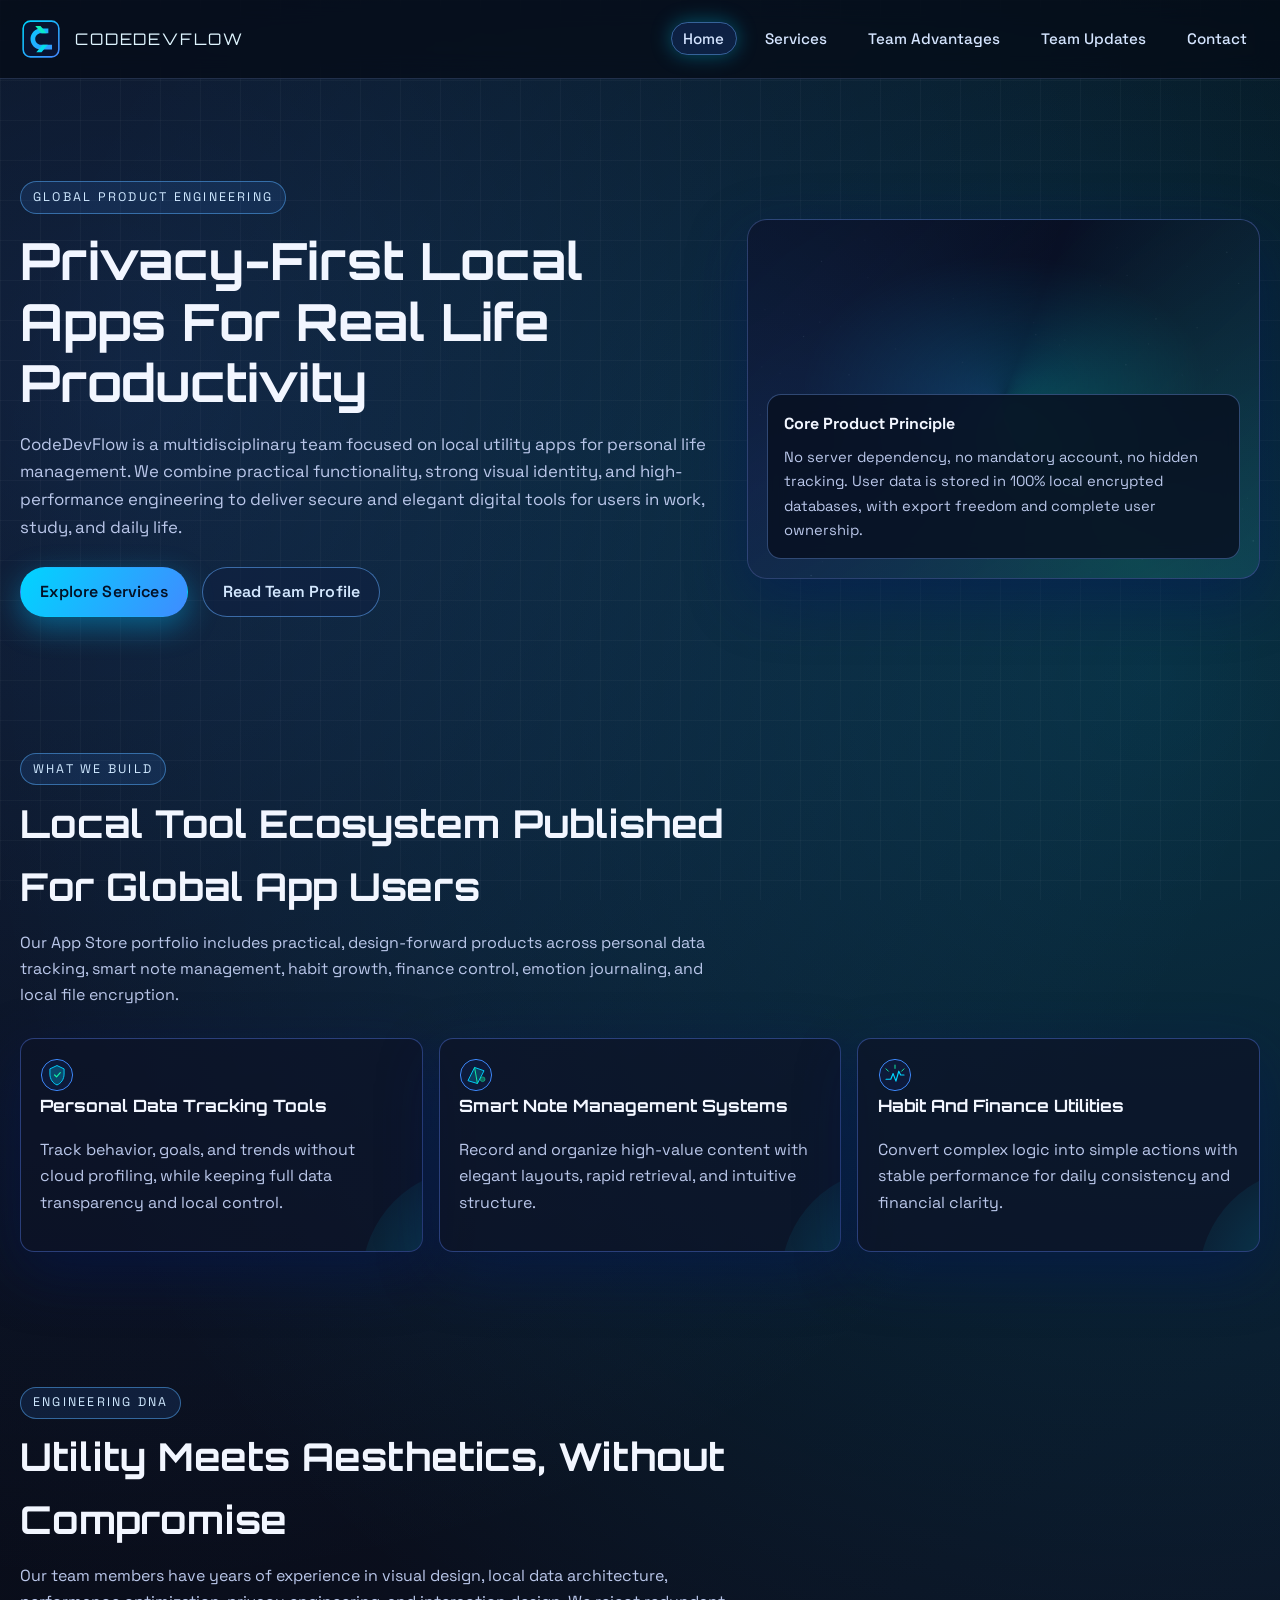
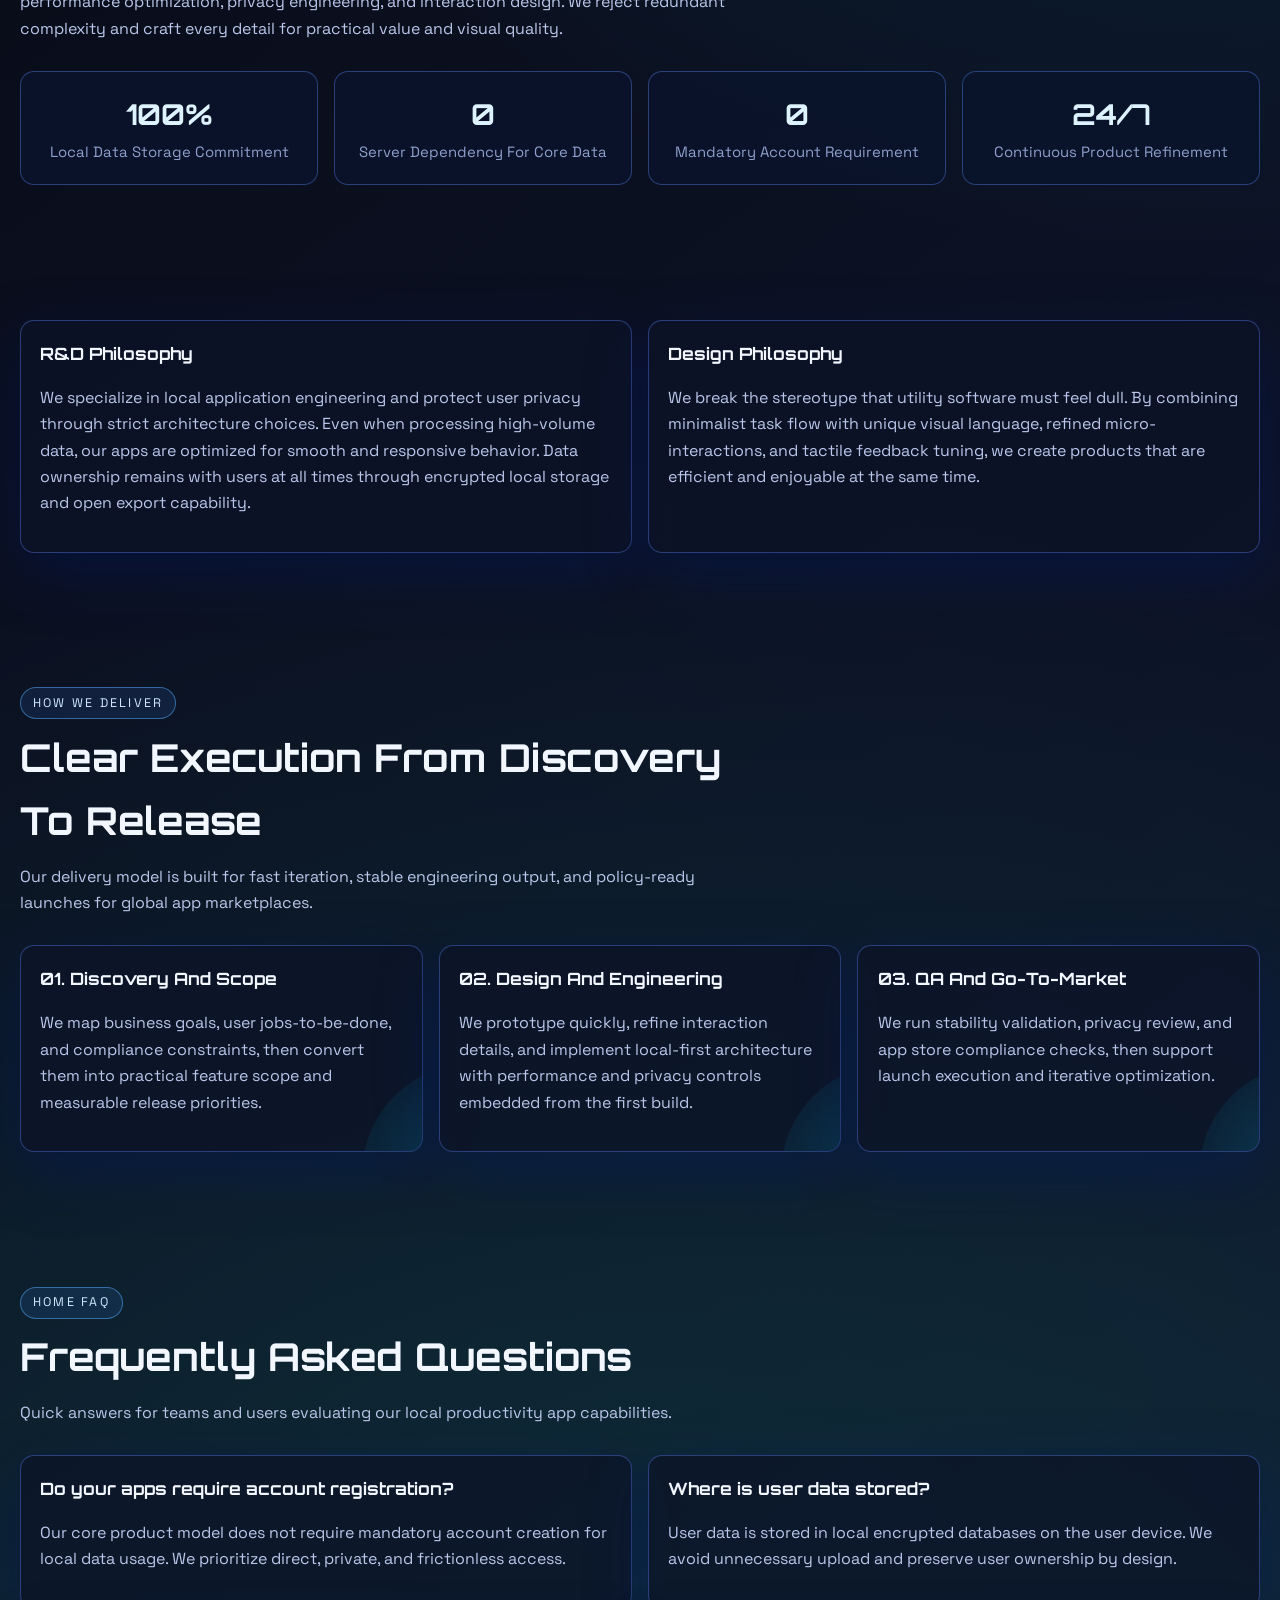
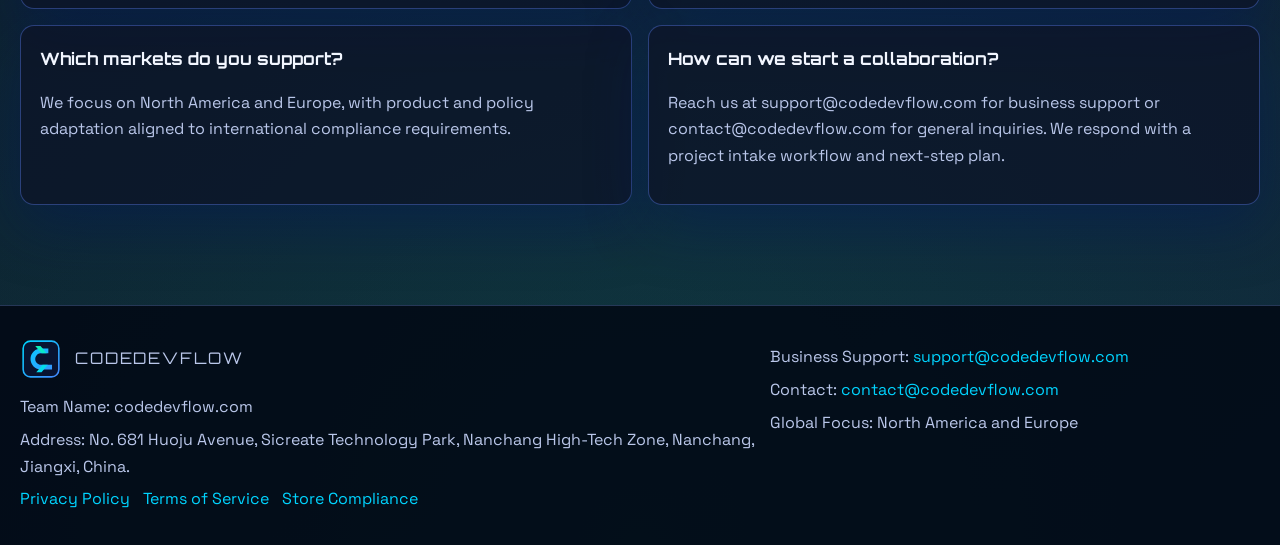
<file: index.html>
<!DOCTYPE html>
<html lang="en">
<head>
  <meta charset="UTF-8">
  <meta http-equiv="X-UA-Compatible" content="IE=edge">
  <meta name="viewport" content="width=device-width, initial-scale=1.0">
  <title>CodeDevFlow | Privacy-First Local Productivity Apps</title>
  <meta name="description" content="CodeDevFlow builds privacy-first local productivity apps with strong performance, design innovation, and fully local encrypted data storage.">
  <meta name="keywords" content="local apps, privacy first, productivity tools, encrypted local database, habit tracker, finance tracker, note management">
  <meta name="robots" content="index, follow, max-image-preview:large, max-snippet:-1, max-video-preview:-1">
  <meta property="og:type" content="website">
  <meta property="og:title" content="CodeDevFlow | Privacy-First Local Productivity Apps">
  <meta property="og:description" content="A multidisciplinary R&D team creating high-performance local apps with no account, no server tracking, and no data upload.">
  <meta property="og:url" content="https://codedevflow.com/">
  <meta property="og:image" content="https://codedevflow.com/images/hero-bg.png">
  <meta name="twitter:card" content="summary_large_image">
  <meta name="twitter:title" content="CodeDevFlow | Privacy-First Local Productivity Apps">
  <meta name="twitter:description" content="Practical tools, refined design, and strict privacy-by-default product engineering.">
  <link rel="canonical" href="https://codedevflow.com/">
  <link rel="preconnect" href="https://fonts.googleapis.com">
  <link rel="preconnect" href="https://fonts.gstatic.com" crossorigin>
  <link href="https://fonts.googleapis.com/css2?family=Orbitron:wght@500;700;800&family=Space+Grotesk:wght@400;500;600;700&display=swap" rel="stylesheet">
  <link rel="stylesheet" href="css/style.css">
  <script type="application/ld+json">
  {
    "@context": "https://schema.org",
    "@type": "Organization",
    "name": "CodeDevFlow",
    "url": "https://codedevflow.com/",
    "email": ["support@codedevflow.com", "contact@codedevflow.com"],
    "address": {
      "@type": "PostalAddress",
      "streetAddress": "No. 681 Huoju Avenue, Sicreate Technology Park, Nanchang High-Tech Zone",
      "addressLocality": "Nanchang",
      "addressRegion": "Jiangxi",
      "addressCountry": "CN"
    },
    "sameAs": []
  }
  </script>
</head>
<body>
  <header class="site-header">
    <div class="container">
      <a class="brand" href="index.html" aria-label="CodeDevFlow home">
        <img class="brand-logo" src="images/logo.svg" alt="CodeDevFlow logo">
        <p class="brand-name">CODEDEVFLOW</p>
      </a>
      <button class="nav-toggle" aria-label="Open navigation">☰</button>
      <nav class="main-nav" aria-label="Primary">
        <ul>
          <li><a class="active" href="index.html">Home</a></li>
          <li><a href="services.html">Services</a></li>
          <li><a href="advantages.html">Team Advantages</a></li>
          <li><a href="updates.html">Team Updates</a></li>
          <li><a href="contact.html">Contact</a></li>
        </ul>
      </nav>
    </div>
  </header>

  <main>
    <section class="hero">
      <div class="container hero-grid">
        <div>
          <span class="eyebrow">Global Product Engineering</span>
          <h1>Privacy-First Local Apps For Real Life Productivity</h1>
          <p>
            CodeDevFlow is a multidisciplinary team focused on local utility apps for personal life management.
            We combine practical functionality, strong visual identity, and high-performance engineering to deliver
            secure and elegant digital tools for users in work, study, and daily life.
          </p>
          <div class="cta-row">
            <a class="btn btn-primary" href="services.html">Explore Services</a>
            <a class="btn btn-secondary" href="advantages.html">Read Team Profile</a>
          </div>
        </div>
        <div class="hero-visual reveal">
          <div class="hero-card">
            <h3>Core Product Principle</h3>
            <p>
              No server dependency, no mandatory account, no hidden tracking. User data is stored in 100% local encrypted databases,
              with export freedom and complete user ownership.
            </p>
          </div>
        </div>
      </div>
    </section>

    <section>
      <div class="container">
        <div class="section-title reveal">
          <span class="eyebrow">What We Build</span>
          <h2>Local Tool Ecosystem Published For Global App Users</h2>
          <p>
            Our App Store portfolio includes practical, design-forward products across personal data tracking,
            smart note management, habit growth, finance control, emotion journaling, and local file encryption.
          </p>
        </div>
        <div class="grid cols-3">
          <article class="card reveal">
            <img class="icon" src="images/icon-privacy.svg" alt="privacy icon">
            <h3>Personal Data Tracking Tools</h3>
            <p>Track behavior, goals, and trends without cloud profiling, while keeping full data transparency and local control.</p>
          </article>
          <article class="card reveal">
            <img class="icon" src="images/icon-design.svg" alt="design icon">
            <h3>Smart Note Management Systems</h3>
            <p>Record and organize high-value content with elegant layouts, rapid retrieval, and intuitive structure.</p>
          </article>
          <article class="card reveal">
            <img class="icon" src="images/icon-performance.svg" alt="performance icon">
            <h3>Habit And Finance Utilities</h3>
            <p>Convert complex logic into simple actions with stable performance for daily consistency and financial clarity.</p>
          </article>
        </div>
      </div>
    </section>

    <section>
      <div class="container">
        <div class="section-title reveal">
          <span class="eyebrow">Engineering DNA</span>
          <h2>Utility Meets Aesthetics, Without Compromise</h2>
          <p>
            Our team members have years of experience in visual design, local data architecture, performance optimization,
            privacy engineering, and interaction design. We reject redundant complexity and craft every detail for practical value and visual quality.
          </p>
        </div>
        <div class="kpi-grid">
          <div class="kpi reveal"><strong data-counter="100" data-suffix="%">0%</strong><span>Local Data Storage Commitment</span></div>
          <div class="kpi reveal"><strong data-counter="0">0</strong><span>Server Dependency For Core Data</span></div>
          <div class="kpi reveal"><strong data-counter="0">0</strong><span>Mandatory Account Requirement</span></div>
          <div class="kpi reveal"><strong data-counter="24" data-suffix="/7">0/7</strong><span>Continuous Product Refinement</span></div>
        </div>
      </div>
    </section>

    <section>
      <div class="container grid cols-2">
        <article class="card reveal">
          <h3>R&D Philosophy</h3>
          <p>
            We specialize in local application engineering and protect user privacy through strict architecture choices.
            Even when processing high-volume data, our apps are optimized for smooth and responsive behavior.
            Data ownership remains with users at all times through encrypted local storage and open export capability.
          </p>
        </article>
        <article class="card reveal">
          <h3>Design Philosophy</h3>
          <p>
            We break the stereotype that utility software must feel dull. By combining minimalist task flow with unique visual language,
            refined micro-interactions, and tactile feedback tuning, we create products that are efficient and enjoyable at the same time.
          </p>
        </article>
      </div>
    </section>

    <section>
      <div class="container">
        <div class="section-title reveal">
          <span class="eyebrow">How We Deliver</span>
          <h2>Clear Execution From Discovery To Release</h2>
          <p>
            Our delivery model is built for fast iteration, stable engineering output, and policy-ready launches
            for global app marketplaces.
          </p>
        </div>
        <div class="grid cols-3">
          <article class="card reveal">
            <h3>01. Discovery And Scope</h3>
            <p>
              We map business goals, user jobs-to-be-done, and compliance constraints, then convert them into
              practical feature scope and measurable release priorities.
            </p>
          </article>
          <article class="card reveal">
            <h3>02. Design And Engineering</h3>
            <p>
              We prototype quickly, refine interaction details, and implement local-first architecture
              with performance and privacy controls embedded from the first build.
            </p>
          </article>
          <article class="card reveal">
            <h3>03. QA And Go-To-Market</h3>
            <p>
              We run stability validation, privacy review, and app store compliance checks,
              then support launch execution and iterative optimization.
            </p>
          </article>
        </div>
      </div>
    </section>

    <section>
      <div class="container">
        <div class="section-title reveal">
          <span class="eyebrow">Home FAQ</span>
          <h2>Frequently Asked Questions</h2>
          <p>
            Quick answers for teams and users evaluating our local productivity app capabilities.
          </p>
        </div>
        <div class="grid cols-2">
          <article class="card reveal">
            <h3>Do your apps require account registration?</h3>
            <p>
              Our core product model does not require mandatory account creation for local data usage.
              We prioritize direct, private, and frictionless access.
            </p>
          </article>
          <article class="card reveal">
            <h3>Where is user data stored?</h3>
            <p>
              User data is stored in local encrypted databases on the user device.
              We avoid unnecessary upload and preserve user ownership by design.
            </p>
          </article>
          <article class="card reveal">
            <h3>Which markets do you support?</h3>
            <p>
              We focus on North America and Europe, with product and policy adaptation aligned to international compliance requirements.
            </p>
          </article>
          <article class="card reveal">
            <h3>How can we start a collaboration?</h3>
            <p>
              Reach us at support@codedevflow.com for business support or contact@codedevflow.com for general inquiries.
              We respond with a project intake workflow and next-step plan.
            </p>
          </article>
        </div>
      </div>
    </section>
  </main>

  <footer class="site-footer">
    <div class="container footer-inner">
      <div class="footer-brand">
        <a class="brand" href="index.html">
          <img class="brand-logo" src="images/logo.svg" alt="CodeDevFlow logo">
          <p class="brand-name">CODEDEVFLOW</p>
        </a>
        <p>Team Name: codedevflow.com</p>
        <p>Address: No. 681 Huoju Avenue, Sicreate Technology Park, Nanchang High-Tech Zone, Nanchang, Jiangxi, China.</p>
        <div class="foot-links">
          <a href="privacy-policy.html">Privacy Policy</a>
          <a href="terms-of-service.html">Terms of Service</a>
          <a href="compliance.html">Store Compliance</a>
        </div>
      </div>
      <div class="footer-meta">
        <p>Business Support: <a href="mailto:support@codedevflow.com">support@codedevflow.com</a></p>
        <p>Contact: <a href="mailto:contact@codedevflow.com">contact@codedevflow.com</a></p>
        <p>Global Focus: North America and Europe</p>
      </div>
    </div>
  </footer>

  <script src="js/main.js" defer></script>
</body>
</html>
</file>
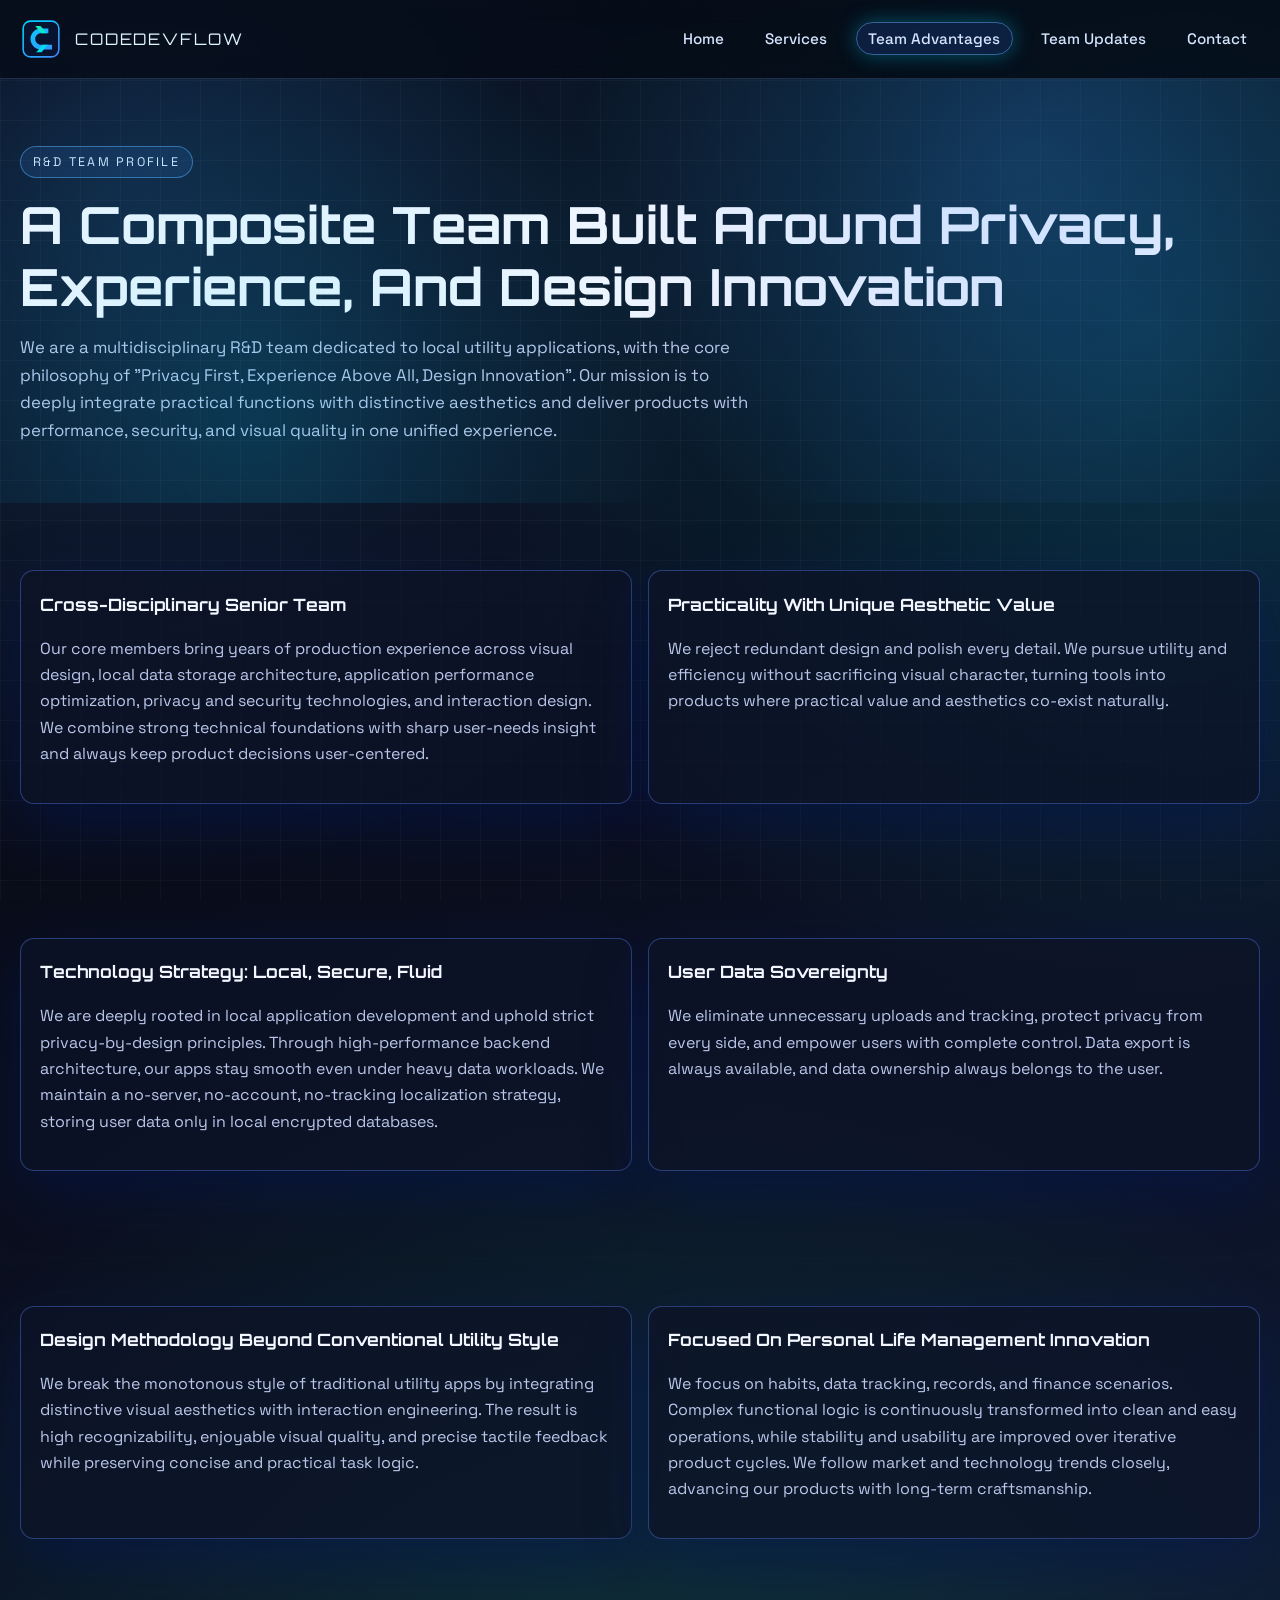
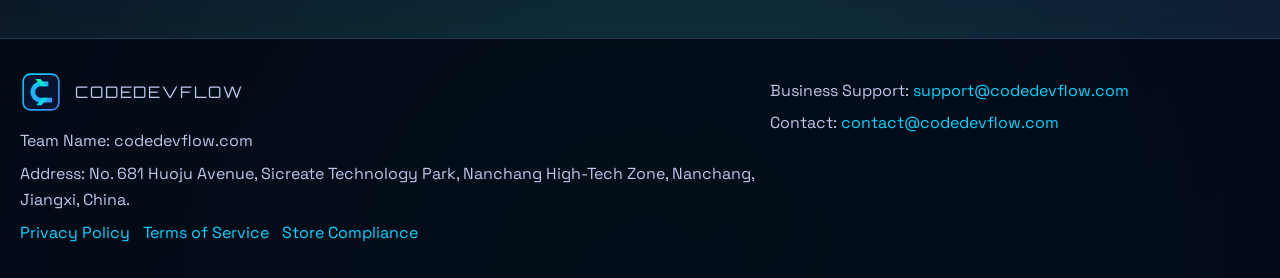
<file: advantages.html>
<!DOCTYPE html>
<html lang="en">
<head>
  <meta charset="UTF-8">
  <meta http-equiv="X-UA-Compatible" content="IE=edge">
  <meta name="viewport" content="width=device-width, initial-scale=1.0">
  <title>Team Advantages | CodeDevFlow</title>
  <meta name="description" content="Discover the CodeDevFlow team profile, cross-domain expertise, privacy engineering principles, and design-driven utility product methodology.">
  <meta name="robots" content="index, follow">
  <link rel="canonical" href="https://codedevflow.com/advantages.html">
  <link rel="preconnect" href="https://fonts.googleapis.com">
  <link rel="preconnect" href="https://fonts.gstatic.com" crossorigin>
  <link href="https://fonts.googleapis.com/css2?family=Orbitron:wght@500;700;800&family=Space+Grotesk:wght@400;500;600;700&display=swap" rel="stylesheet">
  <link rel="stylesheet" href="css/style.css">
</head>
<body>
  <header class="site-header">
    <div class="container">
      <a class="brand" href="index.html" aria-label="CodeDevFlow home">
        <img class="brand-logo" src="images/logo.svg" alt="CodeDevFlow logo">
        <p class="brand-name">CODEDEVFLOW</p>
      </a>
      <button class="nav-toggle" aria-label="Open navigation">☰</button>
      <nav class="main-nav" aria-label="Primary">
        <ul>
          <li><a href="index.html">Home</a></li>
          <li><a href="services.html">Services</a></li>
          <li><a class="active" href="advantages.html">Team Advantages</a></li>
          <li><a href="updates.html">Team Updates</a></li>
          <li><a href="contact.html">Contact</a></li>
        </ul>
      </nav>
    </div>
  </header>

  <main>
    <section class="page-hero">
      <div class="container">
        <span class="eyebrow">R&D Team Profile</span>
        <h1>A Composite Team Built Around Privacy, Experience, And Design Innovation</h1>
        <p>
          We are a multidisciplinary R&D team dedicated to local utility applications, with the core philosophy of
          "Privacy First, Experience Above All, Design Innovation". Our mission is to deeply integrate practical functions
          with distinctive aesthetics and deliver products with performance, security, and visual quality in one unified experience.
        </p>
      </div>
    </section>

    <section>
      <div class="container grid cols-2">
        <article class="card reveal">
          <h3>Cross-Disciplinary Senior Team</h3>
          <p>
            Our core members bring years of production experience across visual design, local data storage architecture,
            application performance optimization, privacy and security technologies, and interaction design.
            We combine strong technical foundations with sharp user-needs insight and always keep product decisions user-centered.
          </p>
        </article>
        <article class="card reveal">
          <h3>Practicality With Unique Aesthetic Value</h3>
          <p>
            We reject redundant design and polish every detail. We pursue utility and efficiency without sacrificing visual character,
            turning tools into products where practical value and aesthetics co-exist naturally.
          </p>
        </article>
      </div>
    </section>

    <section>
      <div class="container grid cols-2">
        <article class="card reveal">
          <h3>Technology Strategy: Local, Secure, Fluid</h3>
          <p>
            We are deeply rooted in local application development and uphold strict privacy-by-design principles.
            Through high-performance backend architecture, our apps stay smooth even under heavy data workloads.
            We maintain a no-server, no-account, no-tracking localization strategy, storing user data only in local encrypted databases.
          </p>
        </article>
        <article class="card reveal">
          <h3>User Data Sovereignty</h3>
          <p>
            We eliminate unnecessary uploads and tracking, protect privacy from every side, and empower users with complete control.
            Data export is always available, and data ownership always belongs to the user.
          </p>
        </article>
      </div>
    </section>

    <section>
      <div class="container grid cols-2">
        <article class="card reveal">
          <h3>Design Methodology Beyond Conventional Utility Style</h3>
          <p>
            We break the monotonous style of traditional utility apps by integrating distinctive visual aesthetics with interaction engineering.
            The result is high recognizability, enjoyable visual quality, and precise tactile feedback while preserving concise and practical task logic.
          </p>
        </article>
        <article class="card reveal">
          <h3>Focused On Personal Life Management Innovation</h3>
          <p>
            We focus on habits, data tracking, records, and finance scenarios. Complex functional logic is continuously transformed into
            clean and easy operations, while stability and usability are improved over iterative product cycles.
            We follow market and technology trends closely, advancing our products with long-term craftsmanship.
          </p>
        </article>
      </div>
    </section>
  </main>

  <footer class="site-footer">
    <div class="container footer-inner">
      <div class="footer-brand">
        <a class="brand" href="index.html">
          <img class="brand-logo" src="images/logo.svg" alt="CodeDevFlow logo">
          <p class="brand-name">CODEDEVFLOW</p>
        </a>
        <p>Team Name: codedevflow.com</p>
        <p>Address: No. 681 Huoju Avenue, Sicreate Technology Park, Nanchang High-Tech Zone, Nanchang, Jiangxi, China.</p>
        <div class="foot-links">
          <a href="privacy-policy.html">Privacy Policy</a>
          <a href="terms-of-service.html">Terms of Service</a>
          <a href="compliance.html">Store Compliance</a>
        </div>
      </div>
      <div class="footer-meta">
        <p>Business Support: <a href="mailto:support@codedevflow.com">support@codedevflow.com</a></p>
        <p>Contact: <a href="mailto:contact@codedevflow.com">contact@codedevflow.com</a></p>
      </div>
    </div>
  </footer>

  <script src="js/main.js" defer></script>
</body>
</html>
</file>
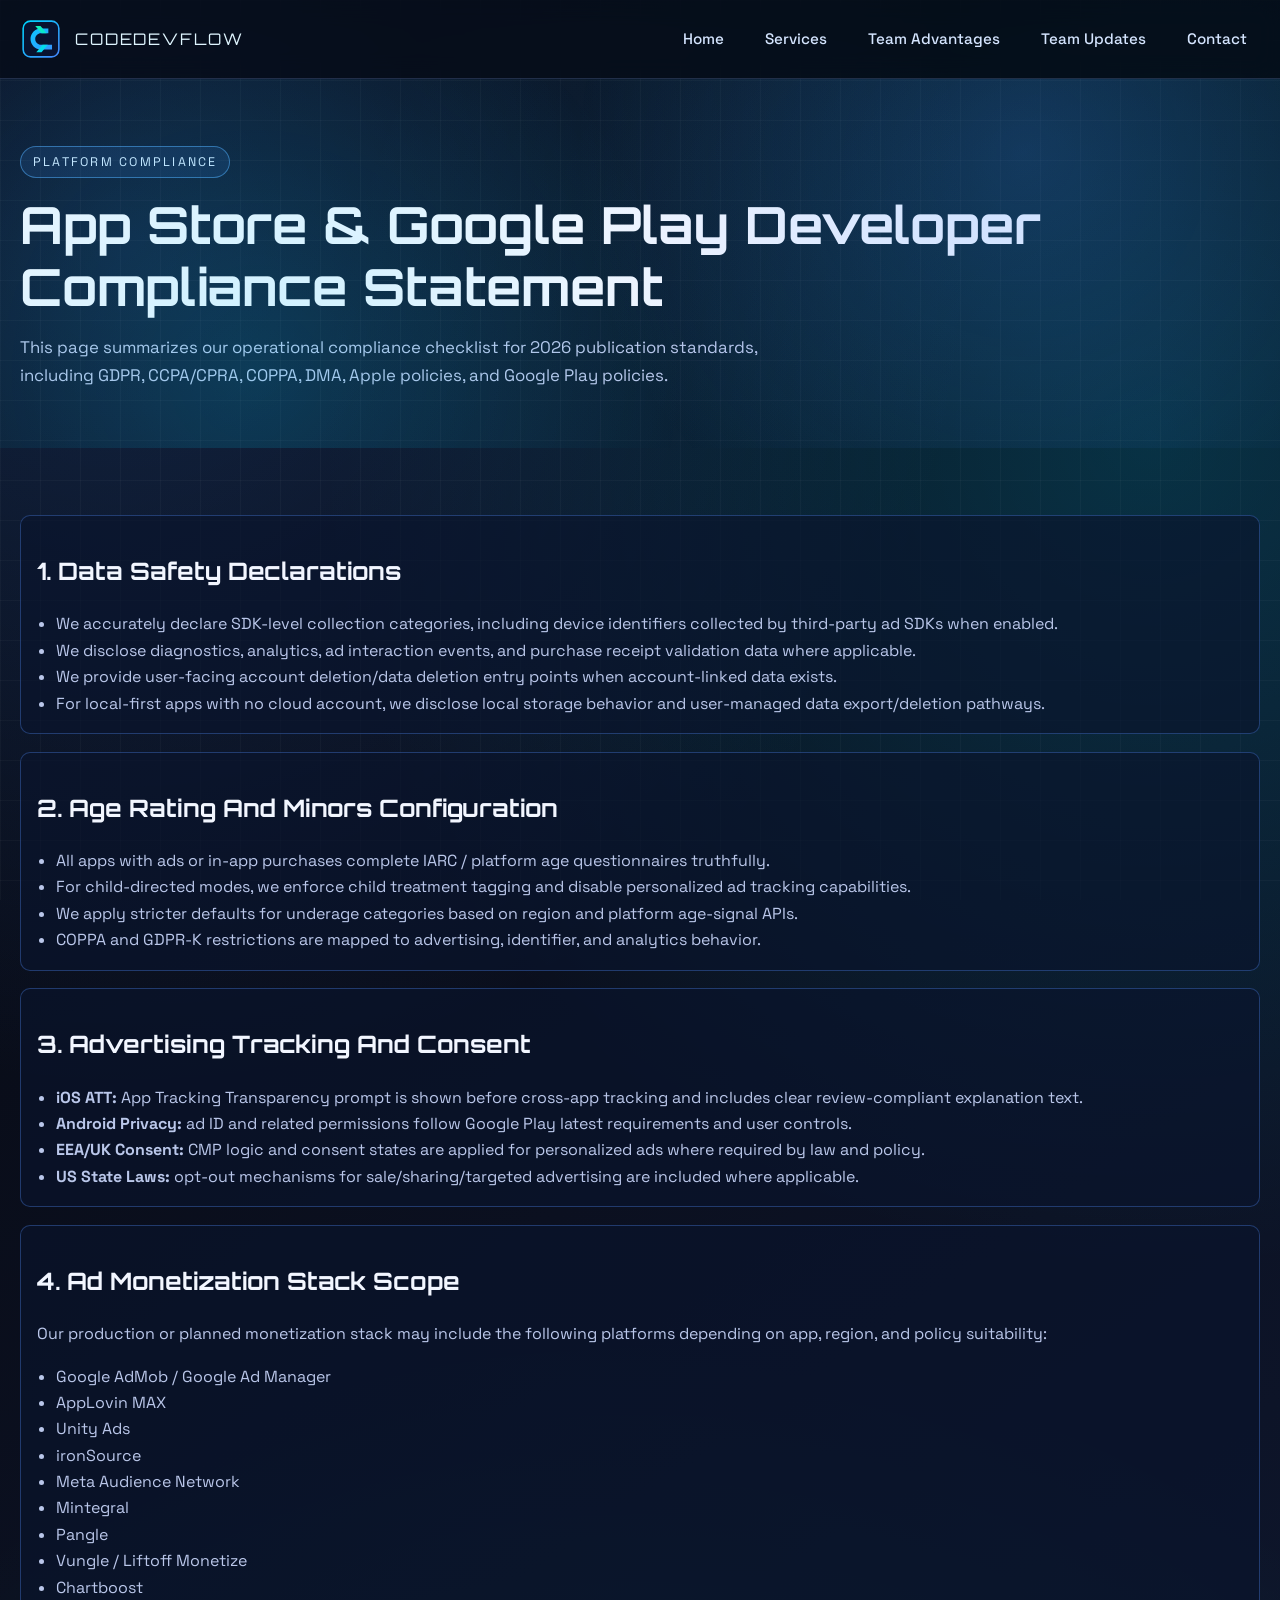
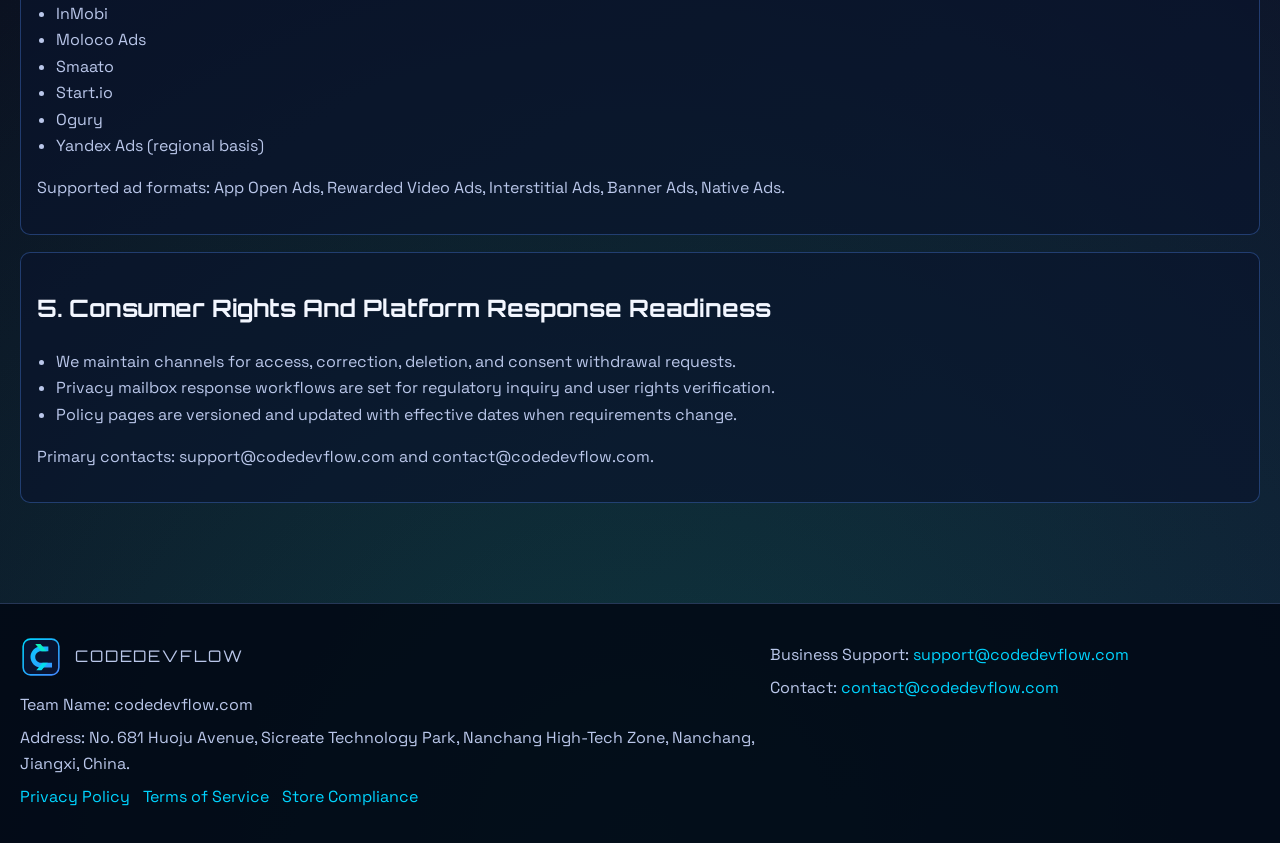
<file: compliance.html>
<!DOCTYPE html>
<html lang="en">
<head>
  <meta charset="UTF-8">
  <meta http-equiv="X-UA-Compatible" content="IE=edge">
  <meta name="viewport" content="width=device-width, initial-scale=1.0">
  <title>App Store & Google Play Compliance | CodeDevFlow</title>
  <meta name="description" content="CodeDevFlow App Store and Google Play compliance disclosure for data safety, age rating, ATT, ad SDK usage, and privacy controls.">
  <meta name="robots" content="index, follow">
  <link rel="canonical" href="https://codedevflow.com/compliance.html">
  <link rel="preconnect" href="https://fonts.googleapis.com">
  <link rel="preconnect" href="https://fonts.gstatic.com" crossorigin>
  <link href="https://fonts.googleapis.com/css2?family=Orbitron:wght@500;700;800&family=Space+Grotesk:wght@400;500;600;700&display=swap" rel="stylesheet">
  <link rel="stylesheet" href="css/style.css">
</head>
<body>
  <header class="site-header">
    <div class="container">
      <a class="brand" href="index.html" aria-label="CodeDevFlow home">
        <img class="brand-logo" src="images/logo.svg" alt="CodeDevFlow logo">
        <p class="brand-name">CODEDEVFLOW</p>
      </a>
      <button class="nav-toggle" aria-label="Open navigation">☰</button>
      <nav class="main-nav" aria-label="Primary">
        <ul>
          <li><a href="index.html">Home</a></li>
          <li><a href="services.html">Services</a></li>
          <li><a href="advantages.html">Team Advantages</a></li>
          <li><a href="updates.html">Team Updates</a></li>
          <li><a href="contact.html">Contact</a></li>
        </ul>
      </nav>
    </div>
  </header>

  <main>
    <section class="page-hero">
      <div class="container">
        <span class="eyebrow">Platform Compliance</span>
        <h1>App Store & Google Play Developer Compliance Statement</h1>
        <p>
          This page summarizes our operational compliance checklist for 2026 publication standards,
          including GDPR, CCPA/CPRA, COPPA, DMA, Apple policies, and Google Play policies.
        </p>
      </div>
    </section>

    <section>
      <div class="container policy-wrap">
        <article class="policy-section reveal">
          <h2>1. Data Safety Declarations</h2>
          <ul>
            <li>We accurately declare SDK-level collection categories, including device identifiers collected by third-party ad SDKs when enabled.</li>
            <li>We disclose diagnostics, analytics, ad interaction events, and purchase receipt validation data where applicable.</li>
            <li>We provide user-facing account deletion/data deletion entry points when account-linked data exists.</li>
            <li>For local-first apps with no cloud account, we disclose local storage behavior and user-managed data export/deletion pathways.</li>
          </ul>
        </article>

        <article class="policy-section reveal">
          <h2>2. Age Rating And Minors Configuration</h2>
          <ul>
            <li>All apps with ads or in-app purchases complete IARC / platform age questionnaires truthfully.</li>
            <li>For child-directed modes, we enforce child treatment tagging and disable personalized ad tracking capabilities.</li>
            <li>We apply stricter defaults for underage categories based on region and platform age-signal APIs.</li>
            <li>COPPA and GDPR-K restrictions are mapped to advertising, identifier, and analytics behavior.</li>
          </ul>
        </article>

        <article class="policy-section reveal">
          <h2>3. Advertising Tracking And Consent</h2>
          <ul>
            <li><strong>iOS ATT:</strong> App Tracking Transparency prompt is shown before cross-app tracking and includes clear review-compliant explanation text.</li>
            <li><strong>Android Privacy:</strong> ad ID and related permissions follow Google Play latest requirements and user controls.</li>
            <li><strong>EEA/UK Consent:</strong> CMP logic and consent states are applied for personalized ads where required by law and policy.</li>
            <li><strong>US State Laws:</strong> opt-out mechanisms for sale/sharing/targeted advertising are included where applicable.</li>
          </ul>
        </article>

        <article class="policy-section reveal">
          <h2>4. Ad Monetization Stack Scope</h2>
          <p>Our production or planned monetization stack may include the following platforms depending on app, region, and policy suitability:</p>
          <ul>
            <li>Google AdMob / Google Ad Manager</li>
            <li>AppLovin MAX</li>
            <li>Unity Ads</li>
            <li>ironSource</li>
            <li>Meta Audience Network</li>
            <li>Mintegral</li>
            <li>Pangle</li>
            <li>Vungle / Liftoff Monetize</li>
            <li>Chartboost</li>
            <li>InMobi</li>
            <li>Moloco Ads</li>
            <li>Smaato</li>
            <li>Start.io</li>
            <li>Ogury</li>
            <li>Yandex Ads (regional basis)</li>
          </ul>
          <p>Supported ad formats: App Open Ads, Rewarded Video Ads, Interstitial Ads, Banner Ads, Native Ads.</p>
        </article>

        <article class="policy-section reveal">
          <h2>5. Consumer Rights And Platform Response Readiness</h2>
          <ul>
            <li>We maintain channels for access, correction, deletion, and consent withdrawal requests.</li>
            <li>Privacy mailbox response workflows are set for regulatory inquiry and user rights verification.</li>
            <li>Policy pages are versioned and updated with effective dates when requirements change.</li>
          </ul>
          <p>
            Primary contacts: support@codedevflow.com and contact@codedevflow.com.
          </p>
        </article>
      </div>
    </section>
  </main>

  <footer class="site-footer">
    <div class="container footer-inner">
      <div class="footer-brand">
        <a class="brand" href="index.html">
          <img class="brand-logo" src="images/logo.svg" alt="CodeDevFlow logo">
          <p class="brand-name">CODEDEVFLOW</p>
        </a>
        <p>Team Name: codedevflow.com</p>
        <p>Address: No. 681 Huoju Avenue, Sicreate Technology Park, Nanchang High-Tech Zone, Nanchang, Jiangxi, China.</p>
        <div class="foot-links">
          <a href="privacy-policy.html">Privacy Policy</a>
          <a href="terms-of-service.html">Terms of Service</a>
          <a href="compliance.html">Store Compliance</a>
        </div>
      </div>
      <div class="footer-meta">
        <p>Business Support: <a href="mailto:support@codedevflow.com">support@codedevflow.com</a></p>
        <p>Contact: <a href="mailto:contact@codedevflow.com">contact@codedevflow.com</a></p>
      </div>
    </div>
  </footer>

  <script src="js/main.js" defer></script>
</body>
</html>
</file>
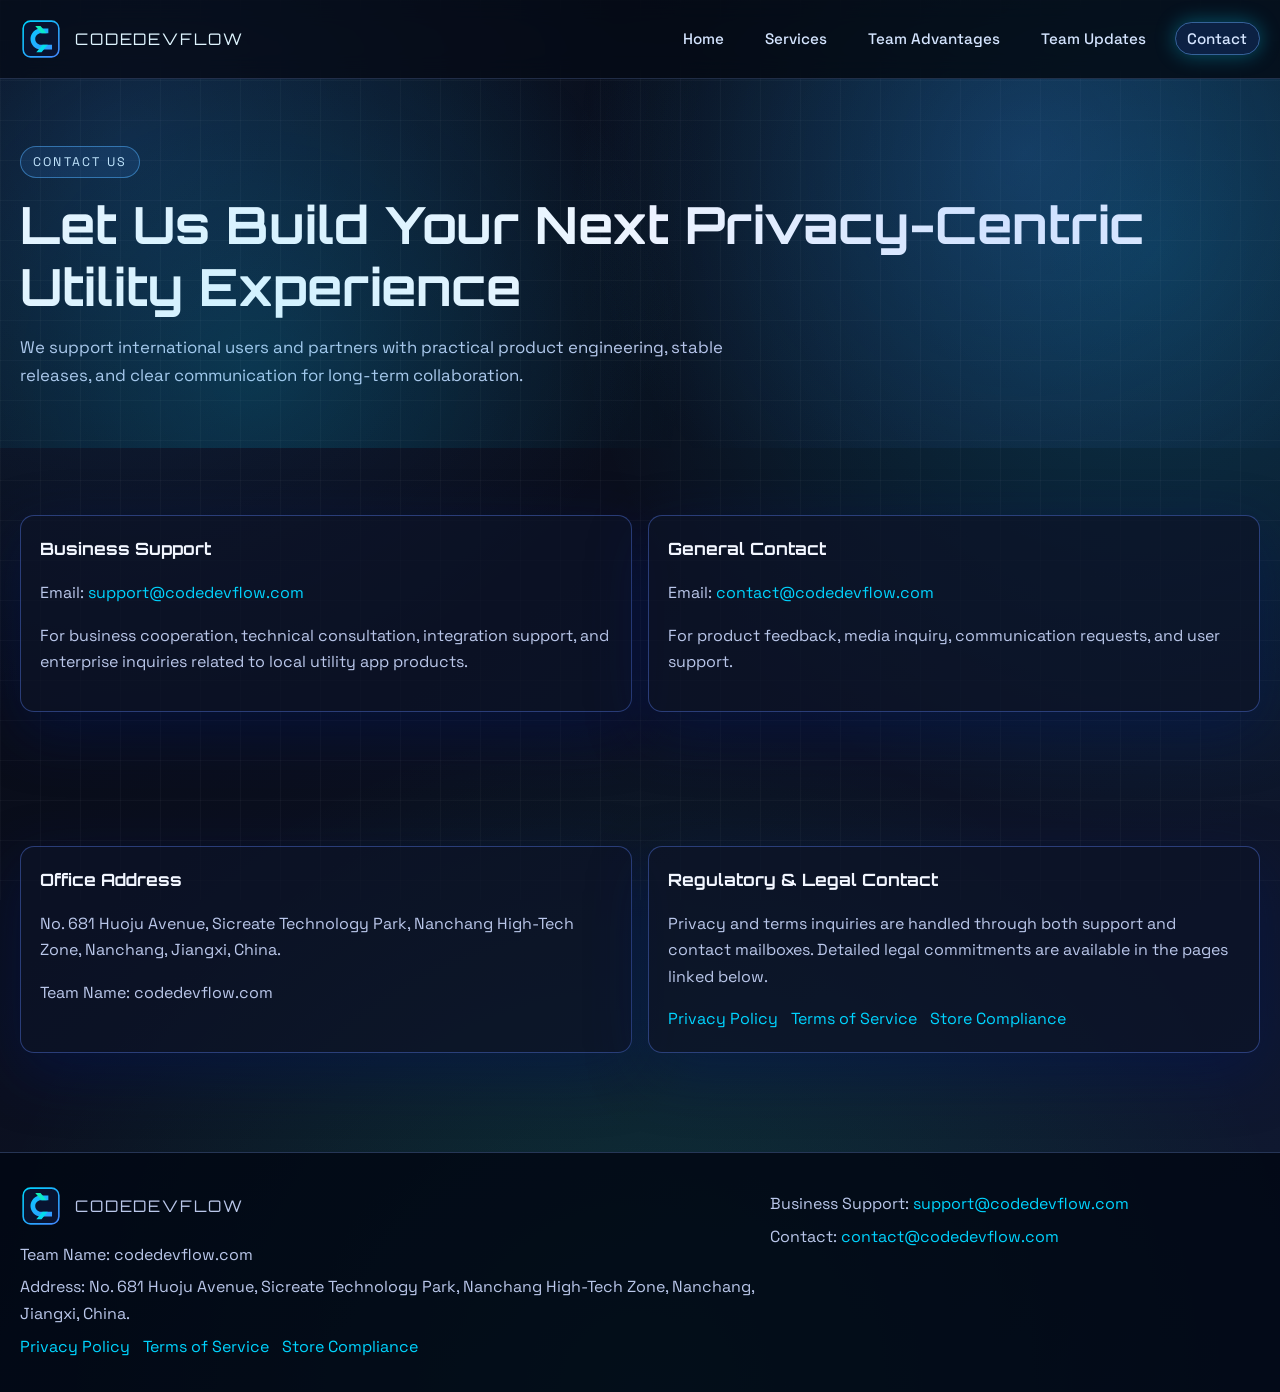
<file: contact.html>
<!DOCTYPE html>
<html lang="en">
<head>
  <meta charset="UTF-8">
  <meta http-equiv="X-UA-Compatible" content="IE=edge">
  <meta name="viewport" content="width=device-width, initial-scale=1.0">
  <title>Contact | CodeDevFlow</title>
  <meta name="description" content="Contact CodeDevFlow for business support and collaboration on privacy-first local app development.">
  <meta name="robots" content="index, follow">
  <link rel="canonical" href="https://codedevflow.com/contact.html">
  <link rel="preconnect" href="https://fonts.googleapis.com">
  <link rel="preconnect" href="https://fonts.gstatic.com" crossorigin>
  <link href="https://fonts.googleapis.com/css2?family=Orbitron:wght@500;700;800&family=Space+Grotesk:wght@400;500;600;700&display=swap" rel="stylesheet">
  <link rel="stylesheet" href="css/style.css">
</head>
<body>
  <header class="site-header">
    <div class="container">
      <a class="brand" href="index.html" aria-label="CodeDevFlow home">
        <img class="brand-logo" src="images/logo.svg" alt="CodeDevFlow logo">
        <p class="brand-name">CODEDEVFLOW</p>
      </a>
      <button class="nav-toggle" aria-label="Open navigation">☰</button>
      <nav class="main-nav" aria-label="Primary">
        <ul>
          <li><a href="index.html">Home</a></li>
          <li><a href="services.html">Services</a></li>
          <li><a href="advantages.html">Team Advantages</a></li>
          <li><a href="updates.html">Team Updates</a></li>
          <li><a class="active" href="contact.html">Contact</a></li>
        </ul>
      </nav>
    </div>
  </header>

  <main>
    <section class="page-hero">
      <div class="container">
        <span class="eyebrow">Contact Us</span>
        <h1>Let Us Build Your Next Privacy-Centric Utility Experience</h1>
        <p>
          We support international users and partners with practical product engineering, stable releases,
          and clear communication for long-term collaboration.
        </p>
      </div>
    </section>

    <section>
      <div class="container grid cols-2">
        <article class="card reveal">
          <h3>Business Support</h3>
          <p>Email: <a href="mailto:support@codedevflow.com">support@codedevflow.com</a></p>
          <p>
            For business cooperation, technical consultation, integration support, and enterprise inquiries
            related to local utility app products.
          </p>
        </article>
        <article class="card reveal">
          <h3>General Contact</h3>
          <p>Email: <a href="mailto:contact@codedevflow.com">contact@codedevflow.com</a></p>
          <p>
            For product feedback, media inquiry, communication requests, and user support.
          </p>
        </article>
      </div>
    </section>

    <section>
      <div class="container grid cols-2">
        <article class="card reveal">
          <h3>Office Address</h3>
          <p>
            No. 681 Huoju Avenue, Sicreate Technology Park,
            Nanchang High-Tech Zone, Nanchang, Jiangxi, China.
          </p>
          <p>Team Name: codedevflow.com</p>
        </article>
        <article class="card reveal">
          <h3>Regulatory & Legal Contact</h3>
          <p>
            Privacy and terms inquiries are handled through both support and contact mailboxes.
            Detailed legal commitments are available in the pages linked below.
          </p>
          <div class="foot-links">
            <a href="privacy-policy.html">Privacy Policy</a>
            <a href="terms-of-service.html">Terms of Service</a>
            <a href="compliance.html">Store Compliance</a>
          </div>
        </article>
      </div>
    </section>
  </main>

  <footer class="site-footer">
    <div class="container footer-inner">
      <div class="footer-brand">
        <a class="brand" href="index.html">
          <img class="brand-logo" src="images/logo.svg" alt="CodeDevFlow logo">
          <p class="brand-name">CODEDEVFLOW</p>
        </a>
        <p>Team Name: codedevflow.com</p>
        <p>Address: No. 681 Huoju Avenue, Sicreate Technology Park, Nanchang High-Tech Zone, Nanchang, Jiangxi, China.</p>
        <div class="foot-links">
          <a href="privacy-policy.html">Privacy Policy</a>
          <a href="terms-of-service.html">Terms of Service</a>
          <a href="compliance.html">Store Compliance</a>
        </div>
      </div>
      <div class="footer-meta">
        <p>Business Support: <a href="mailto:support@codedevflow.com">support@codedevflow.com</a></p>
        <p>Contact: <a href="mailto:contact@codedevflow.com">contact@codedevflow.com</a></p>
      </div>
    </div>
  </footer>

  <script src="js/main.js" defer></script>
</body>
</html>
</file>
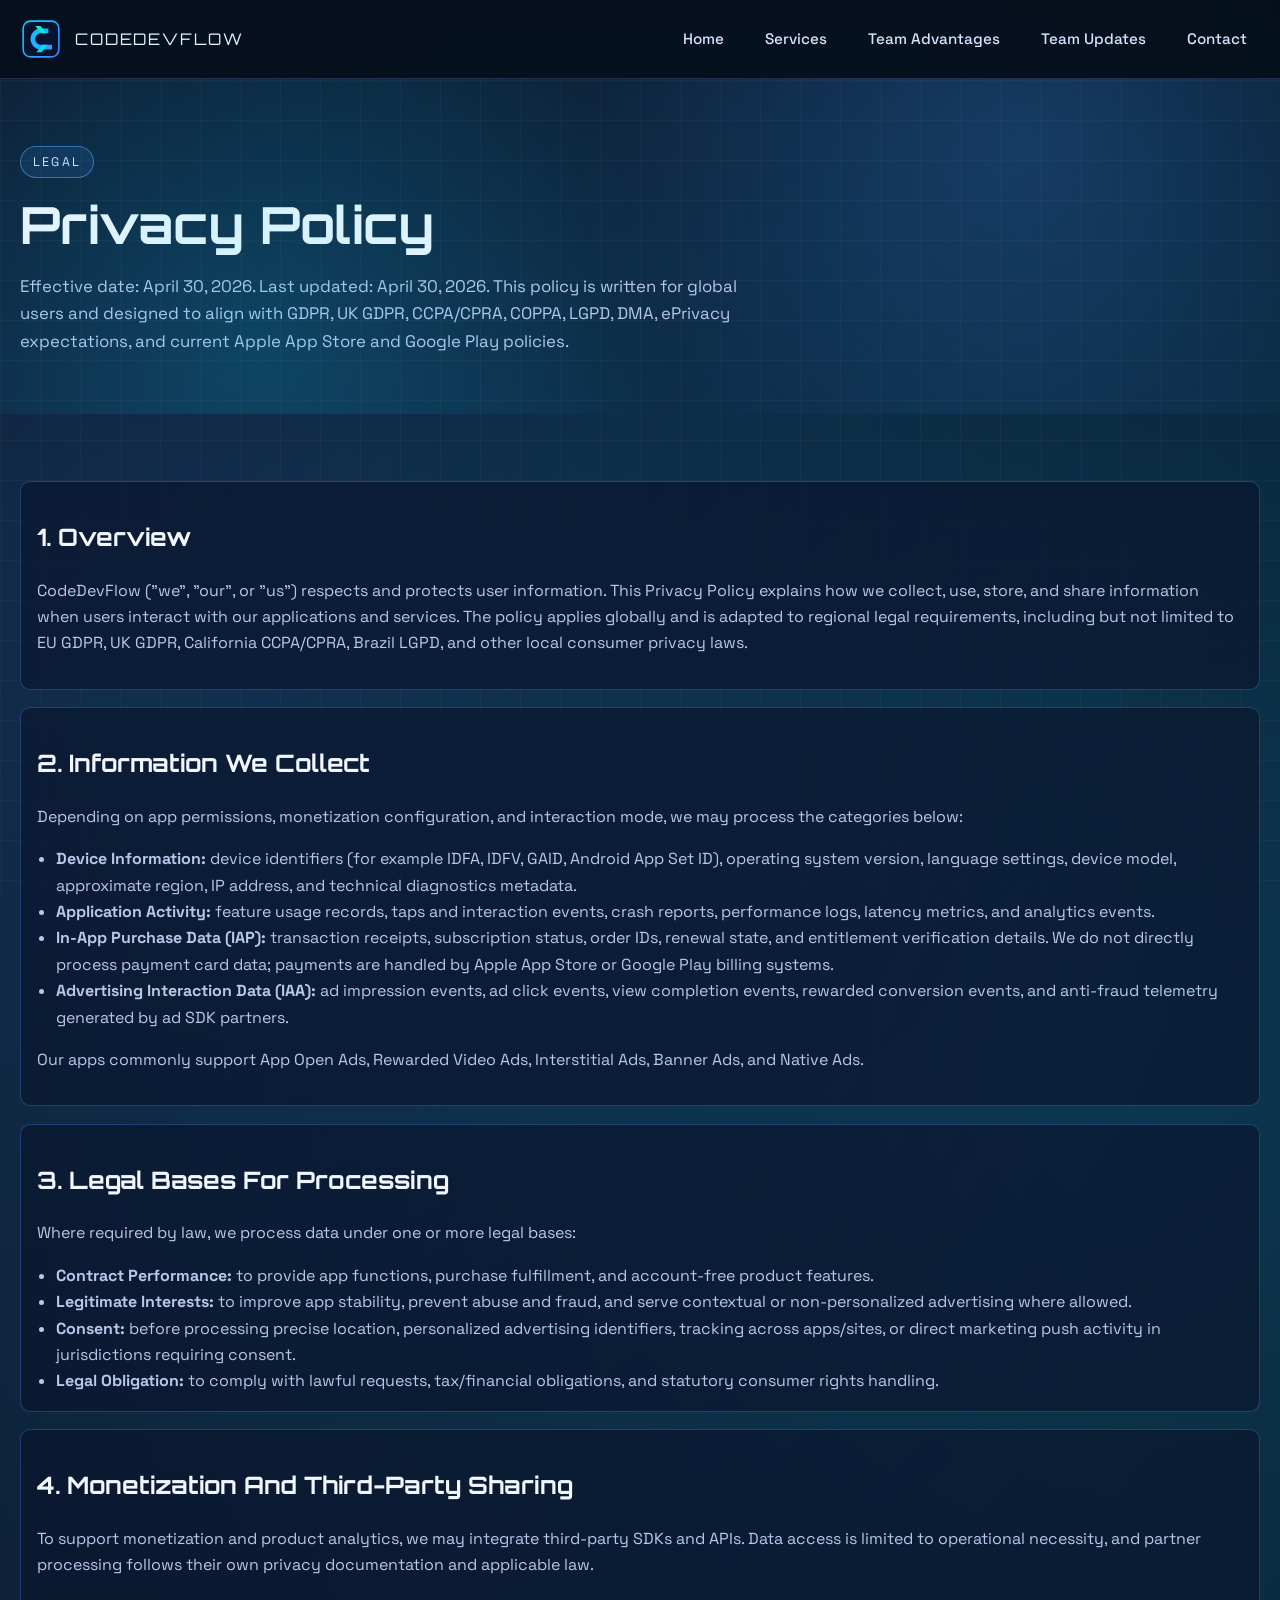
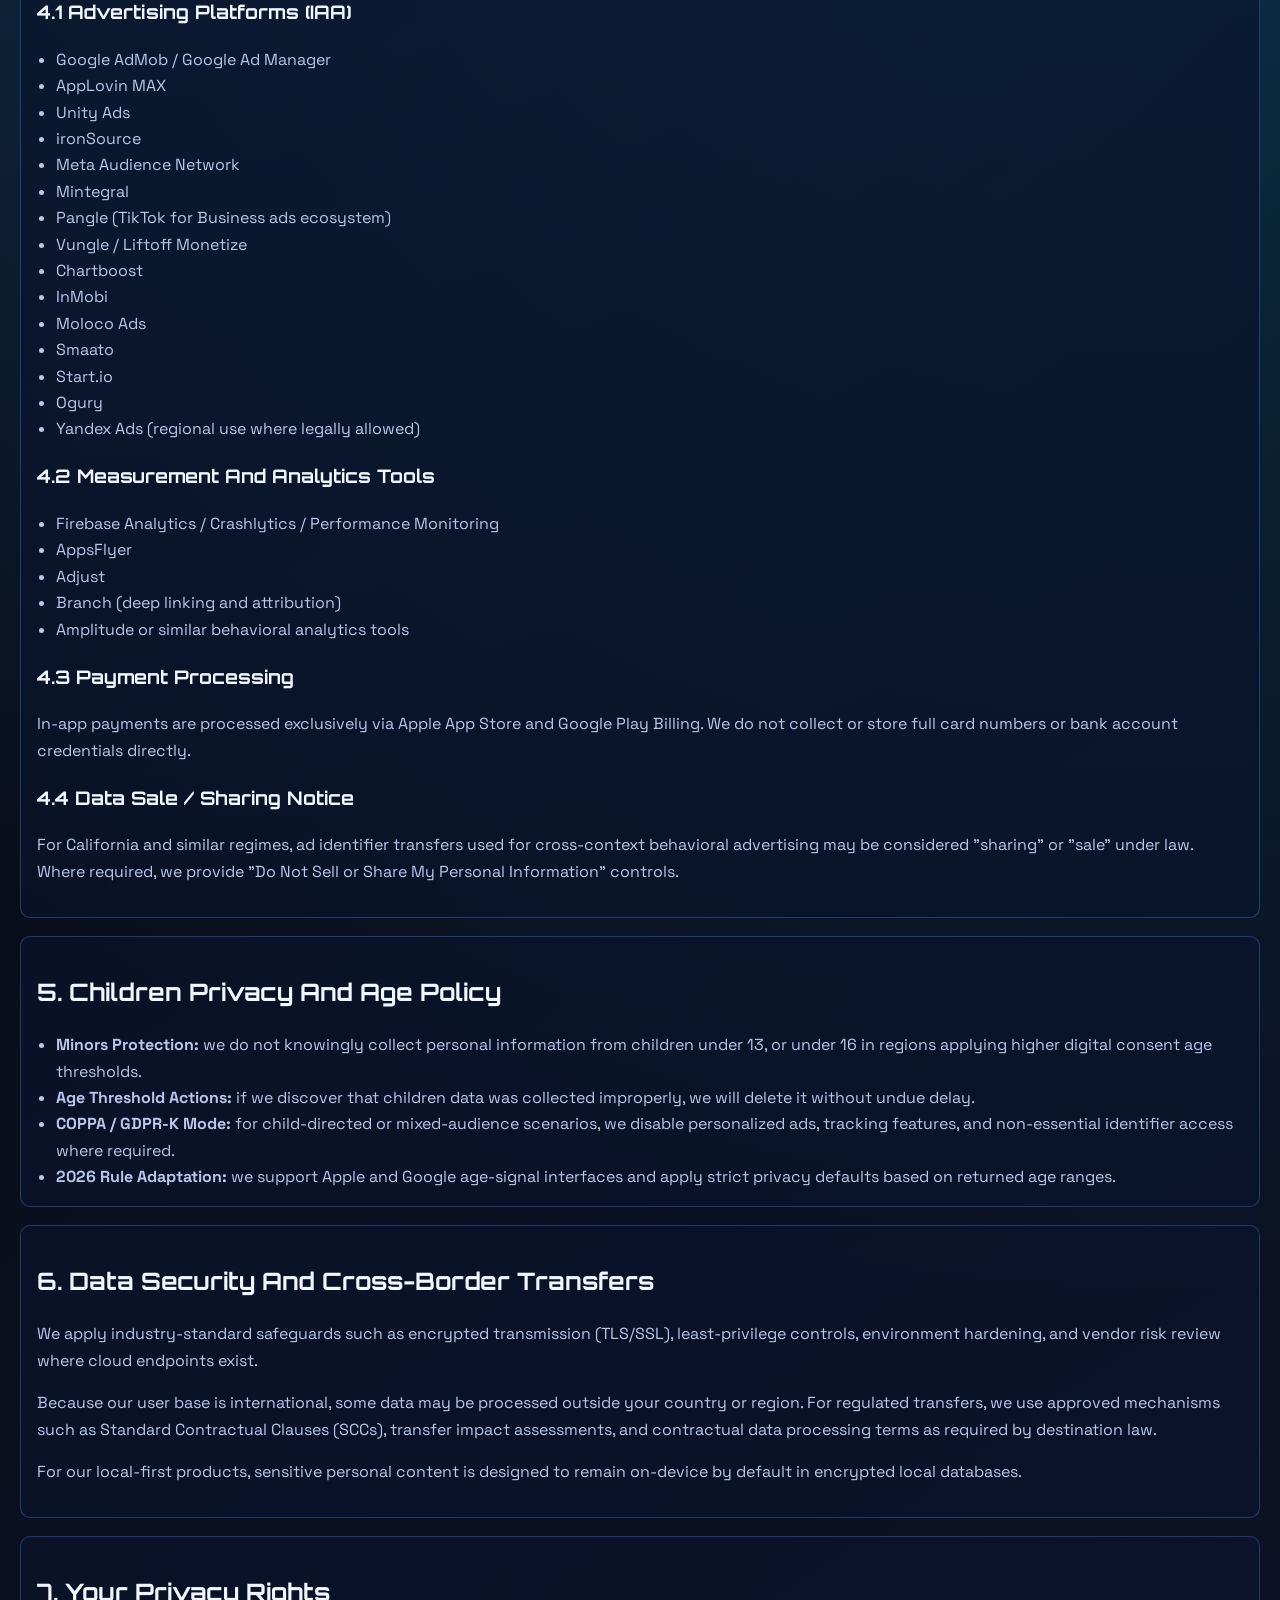
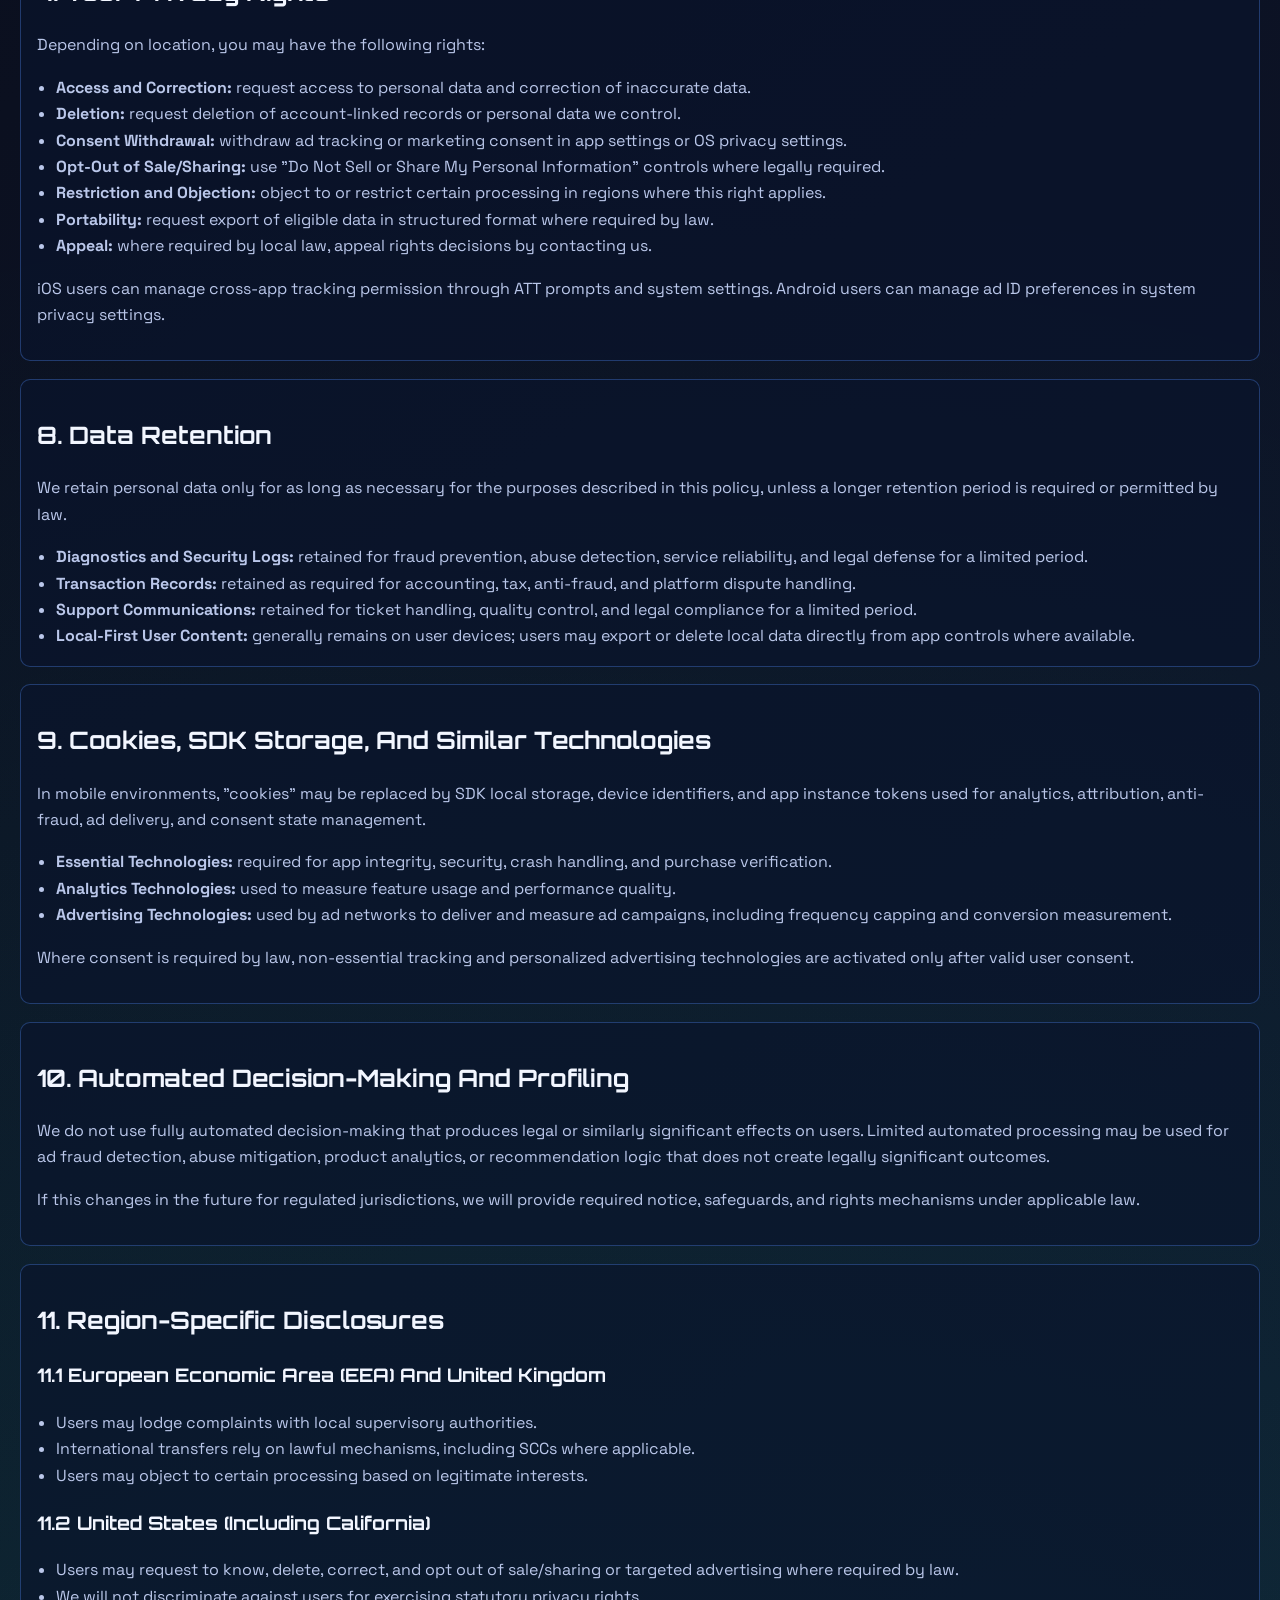
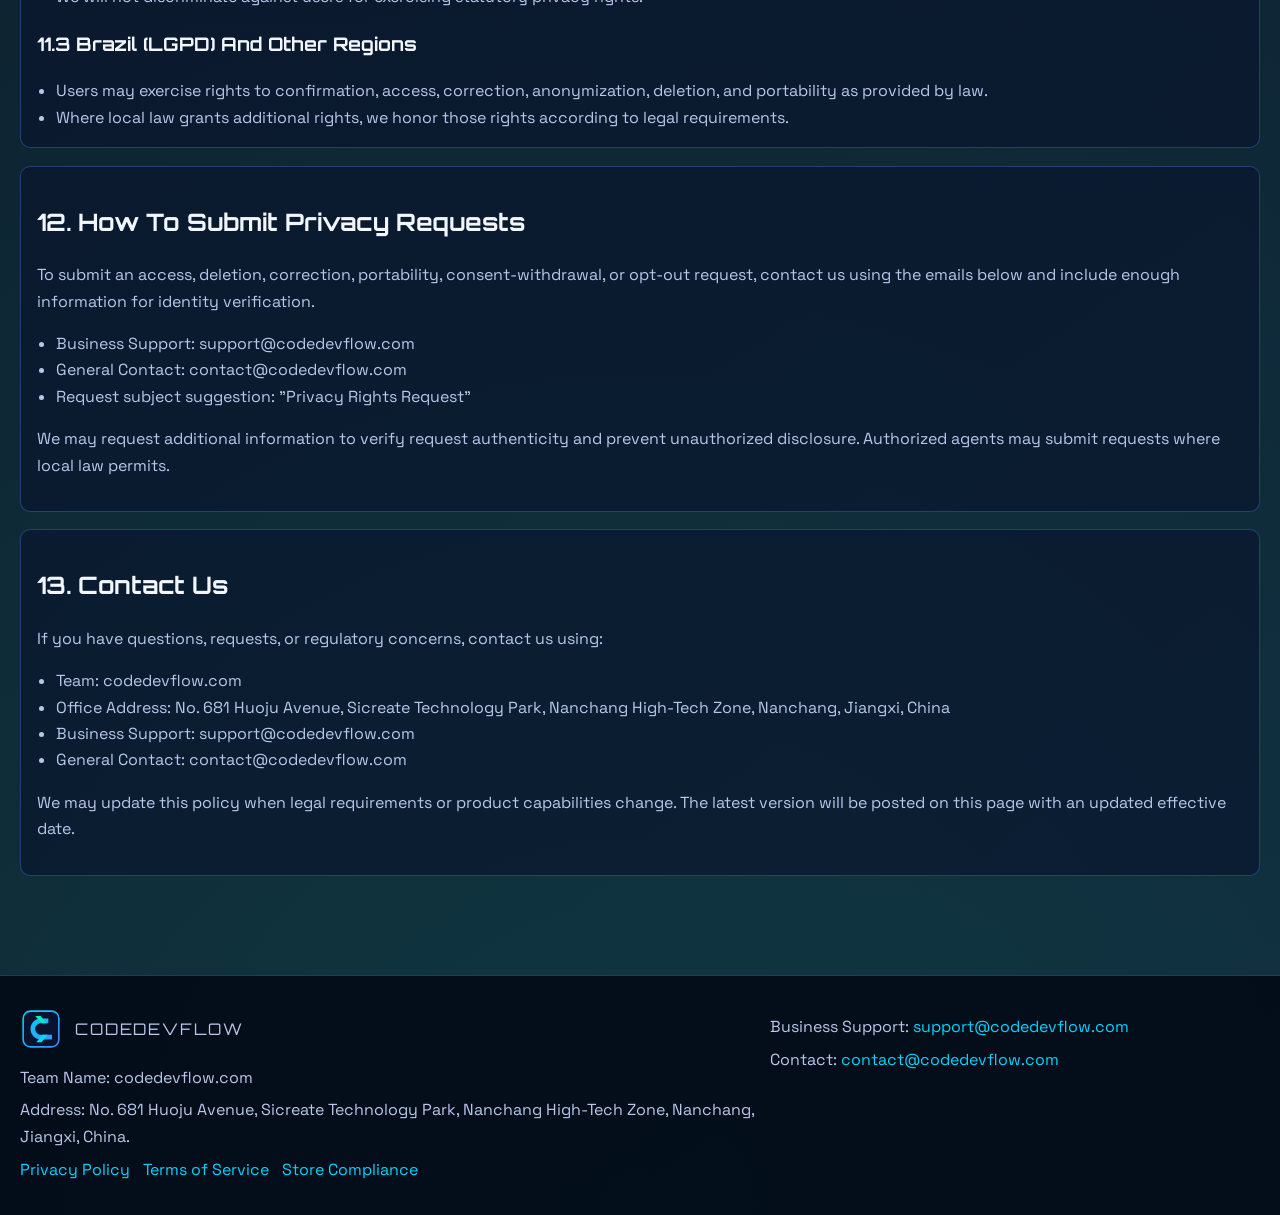
<file: privacy-policy.html>
<!DOCTYPE html>
<html lang="en">
<head>
  <meta charset="UTF-8">
  <meta http-equiv="X-UA-Compatible" content="IE=edge">
  <meta name="viewport" content="width=device-width, initial-scale=1.0">
  <title>Privacy Policy | CodeDevFlow</title>
  <meta name="description" content="CodeDevFlow Privacy Policy for global users, including GDPR, CCPA/CPRA, COPPA, DMA, and App Store / Google Play compliance requirements.">
  <meta name="robots" content="index, follow">
  <link rel="canonical" href="https://codedevflow.com/privacy-policy.html">
  <link rel="preconnect" href="https://fonts.googleapis.com">
  <link rel="preconnect" href="https://fonts.gstatic.com" crossorigin>
  <link href="https://fonts.googleapis.com/css2?family=Orbitron:wght@500;700;800&family=Space+Grotesk:wght@400;500;600;700&display=swap" rel="stylesheet">
  <link rel="stylesheet" href="css/style.css">
</head>
<body>
  <header class="site-header">
    <div class="container">
      <a class="brand" href="index.html" aria-label="CodeDevFlow home">
        <img class="brand-logo" src="images/logo.svg" alt="CodeDevFlow logo">
        <p class="brand-name">CODEDEVFLOW</p>
      </a>
      <button class="nav-toggle" aria-label="Open navigation">☰</button>
      <nav class="main-nav" aria-label="Primary">
        <ul>
          <li><a href="index.html">Home</a></li>
          <li><a href="services.html">Services</a></li>
          <li><a href="advantages.html">Team Advantages</a></li>
          <li><a href="updates.html">Team Updates</a></li>
          <li><a href="contact.html">Contact</a></li>
        </ul>
      </nav>
    </div>
  </header>

  <main>
    <section class="page-hero">
      <div class="container">
        <span class="eyebrow">Legal</span>
        <h1>Privacy Policy</h1>
        <p>
          Effective date: April 30, 2026. Last updated: April 30, 2026. This policy is written for global users and designed to align with
          GDPR, UK GDPR, CCPA/CPRA, COPPA, LGPD, DMA, ePrivacy expectations, and current Apple App Store and Google Play policies.
        </p>
      </div>
    </section>

    <section>
      <div class="container policy-wrap">
        <article class="policy-section reveal">
          <h2>1. Overview</h2>
          <p>
            CodeDevFlow ("we", "our", or "us") respects and protects user information. This Privacy Policy explains how we collect,
            use, store, and share information when users interact with our applications and services.
            The policy applies globally and is adapted to regional legal requirements, including but not limited to EU GDPR,
            UK GDPR, California CCPA/CPRA, Brazil LGPD, and other local consumer privacy laws.
          </p>
        </article>

        <article class="policy-section reveal">
          <h2>2. Information We Collect</h2>
          <p>Depending on app permissions, monetization configuration, and interaction mode, we may process the categories below:</p>
          <ul>
            <li><strong>Device Information:</strong> device identifiers (for example IDFA, IDFV, GAID, Android App Set ID), operating system version, language settings, device model, approximate region, IP address, and technical diagnostics metadata.</li>
            <li><strong>Application Activity:</strong> feature usage records, taps and interaction events, crash reports, performance logs, latency metrics, and analytics events.</li>
            <li><strong>In-App Purchase Data (IAP):</strong> transaction receipts, subscription status, order IDs, renewal state, and entitlement verification details. We do not directly process payment card data; payments are handled by Apple App Store or Google Play billing systems.</li>
            <li><strong>Advertising Interaction Data (IAA):</strong> ad impression events, ad click events, view completion events, rewarded conversion events, and anti-fraud telemetry generated by ad SDK partners.</li>
          </ul>
          <p>
            Our apps commonly support App Open Ads, Rewarded Video Ads, Interstitial Ads, Banner Ads, and Native Ads.
          </p>
        </article>

        <article class="policy-section reveal">
          <h2>3. Legal Bases For Processing</h2>
          <p>Where required by law, we process data under one or more legal bases:</p>
          <ul>
            <li><strong>Contract Performance:</strong> to provide app functions, purchase fulfillment, and account-free product features.</li>
            <li><strong>Legitimate Interests:</strong> to improve app stability, prevent abuse and fraud, and serve contextual or non-personalized advertising where allowed.</li>
            <li><strong>Consent:</strong> before processing precise location, personalized advertising identifiers, tracking across apps/sites, or direct marketing push activity in jurisdictions requiring consent.</li>
            <li><strong>Legal Obligation:</strong> to comply with lawful requests, tax/financial obligations, and statutory consumer rights handling.</li>
          </ul>
        </article>

        <article class="policy-section reveal">
          <h2>4. Monetization And Third-Party Sharing</h2>
          <p>
            To support monetization and product analytics, we may integrate third-party SDKs and APIs. Data access is limited to operational necessity,
            and partner processing follows their own privacy documentation and applicable law.
          </p>
          <h3>4.1 Advertising Platforms (IAA)</h3>
          <ul>
            <li>Google AdMob / Google Ad Manager</li>
            <li>AppLovin MAX</li>
            <li>Unity Ads</li>
            <li>ironSource</li>
            <li>Meta Audience Network</li>
            <li>Mintegral</li>
            <li>Pangle (TikTok for Business ads ecosystem)</li>
            <li>Vungle / Liftoff Monetize</li>
            <li>Chartboost</li>
            <li>InMobi</li>
            <li>Moloco Ads</li>
            <li>Smaato</li>
            <li>Start.io</li>
            <li>Ogury</li>
            <li>Yandex Ads (regional use where legally allowed)</li>
          </ul>
          <h3>4.2 Measurement And Analytics Tools</h3>
          <ul>
            <li>Firebase Analytics / Crashlytics / Performance Monitoring</li>
            <li>AppsFlyer</li>
            <li>Adjust</li>
            <li>Branch (deep linking and attribution)</li>
            <li>Amplitude or similar behavioral analytics tools</li>
          </ul>
          <h3>4.3 Payment Processing</h3>
          <p>
            In-app payments are processed exclusively via Apple App Store and Google Play Billing.
            We do not collect or store full card numbers or bank account credentials directly.
          </p>
          <h3>4.4 Data Sale / Sharing Notice</h3>
          <p>
            For California and similar regimes, ad identifier transfers used for cross-context behavioral advertising may be considered
            "sharing" or "sale" under law. Where required, we provide "Do Not Sell or Share My Personal Information" controls.
          </p>
        </article>

        <article class="policy-section reveal">
          <h2>5. Children Privacy And Age Policy</h2>
          <ul>
            <li><strong>Minors Protection:</strong> we do not knowingly collect personal information from children under 13, or under 16 in regions applying higher digital consent age thresholds.</li>
            <li><strong>Age Threshold Actions:</strong> if we discover that children data was collected improperly, we will delete it without undue delay.</li>
            <li><strong>COPPA / GDPR-K Mode:</strong> for child-directed or mixed-audience scenarios, we disable personalized ads, tracking features, and non-essential identifier access where required.</li>
            <li><strong>2026 Rule Adaptation:</strong> we support Apple and Google age-signal interfaces and apply strict privacy defaults based on returned age ranges.</li>
          </ul>
        </article>

        <article class="policy-section reveal">
          <h2>6. Data Security And Cross-Border Transfers</h2>
          <p>
            We apply industry-standard safeguards such as encrypted transmission (TLS/SSL), least-privilege controls,
            environment hardening, and vendor risk review where cloud endpoints exist.
          </p>
          <p>
            Because our user base is international, some data may be processed outside your country or region.
            For regulated transfers, we use approved mechanisms such as Standard Contractual Clauses (SCCs), transfer impact assessments,
            and contractual data processing terms as required by destination law.
          </p>
          <p>
            For our local-first products, sensitive personal content is designed to remain on-device by default in encrypted local databases.
          </p>
        </article>

        <article class="policy-section reveal">
          <h2>7. Your Privacy Rights</h2>
          <p>Depending on location, you may have the following rights:</p>
          <ul>
            <li><strong>Access and Correction:</strong> request access to personal data and correction of inaccurate data.</li>
            <li><strong>Deletion:</strong> request deletion of account-linked records or personal data we control.</li>
            <li><strong>Consent Withdrawal:</strong> withdraw ad tracking or marketing consent in app settings or OS privacy settings.</li>
            <li><strong>Opt-Out of Sale/Sharing:</strong> use "Do Not Sell or Share My Personal Information" controls where legally required.</li>
            <li><strong>Restriction and Objection:</strong> object to or restrict certain processing in regions where this right applies.</li>
            <li><strong>Portability:</strong> request export of eligible data in structured format where required by law.</li>
            <li><strong>Appeal:</strong> where required by local law, appeal rights decisions by contacting us.</li>
          </ul>
          <p>
            iOS users can manage cross-app tracking permission through ATT prompts and system settings.
            Android users can manage ad ID preferences in system privacy settings.
          </p>
        </article>

        <article class="policy-section reveal">
          <h2>8. Data Retention</h2>
          <p>
            We retain personal data only for as long as necessary for the purposes described in this policy,
            unless a longer retention period is required or permitted by law.
          </p>
          <ul>
            <li><strong>Diagnostics and Security Logs:</strong> retained for fraud prevention, abuse detection, service reliability, and legal defense for a limited period.</li>
            <li><strong>Transaction Records:</strong> retained as required for accounting, tax, anti-fraud, and platform dispute handling.</li>
            <li><strong>Support Communications:</strong> retained for ticket handling, quality control, and legal compliance for a limited period.</li>
            <li><strong>Local-First User Content:</strong> generally remains on user devices; users may export or delete local data directly from app controls where available.</li>
          </ul>
        </article>

        <article class="policy-section reveal">
          <h2>9. Cookies, SDK Storage, And Similar Technologies</h2>
          <p>
            In mobile environments, "cookies" may be replaced by SDK local storage, device identifiers,
            and app instance tokens used for analytics, attribution, anti-fraud, ad delivery, and consent state management.
          </p>
          <ul>
            <li><strong>Essential Technologies:</strong> required for app integrity, security, crash handling, and purchase verification.</li>
            <li><strong>Analytics Technologies:</strong> used to measure feature usage and performance quality.</li>
            <li><strong>Advertising Technologies:</strong> used by ad networks to deliver and measure ad campaigns, including frequency capping and conversion measurement.</li>
          </ul>
          <p>
            Where consent is required by law, non-essential tracking and personalized advertising technologies are activated only after valid user consent.
          </p>
        </article>

        <article class="policy-section reveal">
          <h2>10. Automated Decision-Making And Profiling</h2>
          <p>
            We do not use fully automated decision-making that produces legal or similarly significant effects on users.
            Limited automated processing may be used for ad fraud detection, abuse mitigation, product analytics,
            or recommendation logic that does not create legally significant outcomes.
          </p>
          <p>
            If this changes in the future for regulated jurisdictions, we will provide required notice, safeguards,
            and rights mechanisms under applicable law.
          </p>
        </article>

        <article class="policy-section reveal">
          <h2>11. Region-Specific Disclosures</h2>
          <h3>11.1 European Economic Area (EEA) And United Kingdom</h3>
          <ul>
            <li>Users may lodge complaints with local supervisory authorities.</li>
            <li>International transfers rely on lawful mechanisms, including SCCs where applicable.</li>
            <li>Users may object to certain processing based on legitimate interests.</li>
          </ul>
          <h3>11.2 United States (Including California)</h3>
          <ul>
            <li>Users may request to know, delete, correct, and opt out of sale/sharing or targeted advertising where required by law.</li>
            <li>We will not discriminate against users for exercising statutory privacy rights.</li>
          </ul>
          <h3>11.3 Brazil (LGPD) And Other Regions</h3>
          <ul>
            <li>Users may exercise rights to confirmation, access, correction, anonymization, deletion, and portability as provided by law.</li>
            <li>Where local law grants additional rights, we honor those rights according to legal requirements.</li>
          </ul>
        </article>

        <article class="policy-section reveal">
          <h2>12. How To Submit Privacy Requests</h2>
          <p>
            To submit an access, deletion, correction, portability, consent-withdrawal, or opt-out request,
            contact us using the emails below and include enough information for identity verification.
          </p>
          <ul>
            <li>Business Support: support@codedevflow.com</li>
            <li>General Contact: contact@codedevflow.com</li>
            <li>Request subject suggestion: "Privacy Rights Request"</li>
          </ul>
          <p>
            We may request additional information to verify request authenticity and prevent unauthorized disclosure.
            Authorized agents may submit requests where local law permits.
          </p>
        </article>

        <article class="policy-section reveal">
          <h2>13. Contact Us</h2>
          <p>If you have questions, requests, or regulatory concerns, contact us using:</p>
          <ul>
            <li>Team: codedevflow.com</li>
            <li>Office Address: No. 681 Huoju Avenue, Sicreate Technology Park, Nanchang High-Tech Zone, Nanchang, Jiangxi, China</li>
            <li>Business Support: support@codedevflow.com</li>
            <li>General Contact: contact@codedevflow.com</li>
          </ul>
          <p>
            We may update this policy when legal requirements or product capabilities change.
            The latest version will be posted on this page with an updated effective date.
          </p>
        </article>
      </div>
    </section>
  </main>

  <footer class="site-footer">
    <div class="container footer-inner">
      <div class="footer-brand">
        <a class="brand" href="index.html">
          <img class="brand-logo" src="images/logo.svg" alt="CodeDevFlow logo">
          <p class="brand-name">CODEDEVFLOW</p>
        </a>
        <p>Team Name: codedevflow.com</p>
        <p>Address: No. 681 Huoju Avenue, Sicreate Technology Park, Nanchang High-Tech Zone, Nanchang, Jiangxi, China.</p>
        <div class="foot-links">
          <a href="privacy-policy.html">Privacy Policy</a>
          <a href="terms-of-service.html">Terms of Service</a>
          <a href="compliance.html">Store Compliance</a>
        </div>
      </div>
      <div class="footer-meta">
        <p>Business Support: <a href="mailto:support@codedevflow.com">support@codedevflow.com</a></p>
        <p>Contact: <a href="mailto:contact@codedevflow.com">contact@codedevflow.com</a></p>
      </div>
    </div>
  </footer>

  <script src="js/main.js" defer></script>
</body>
</html>
</file>
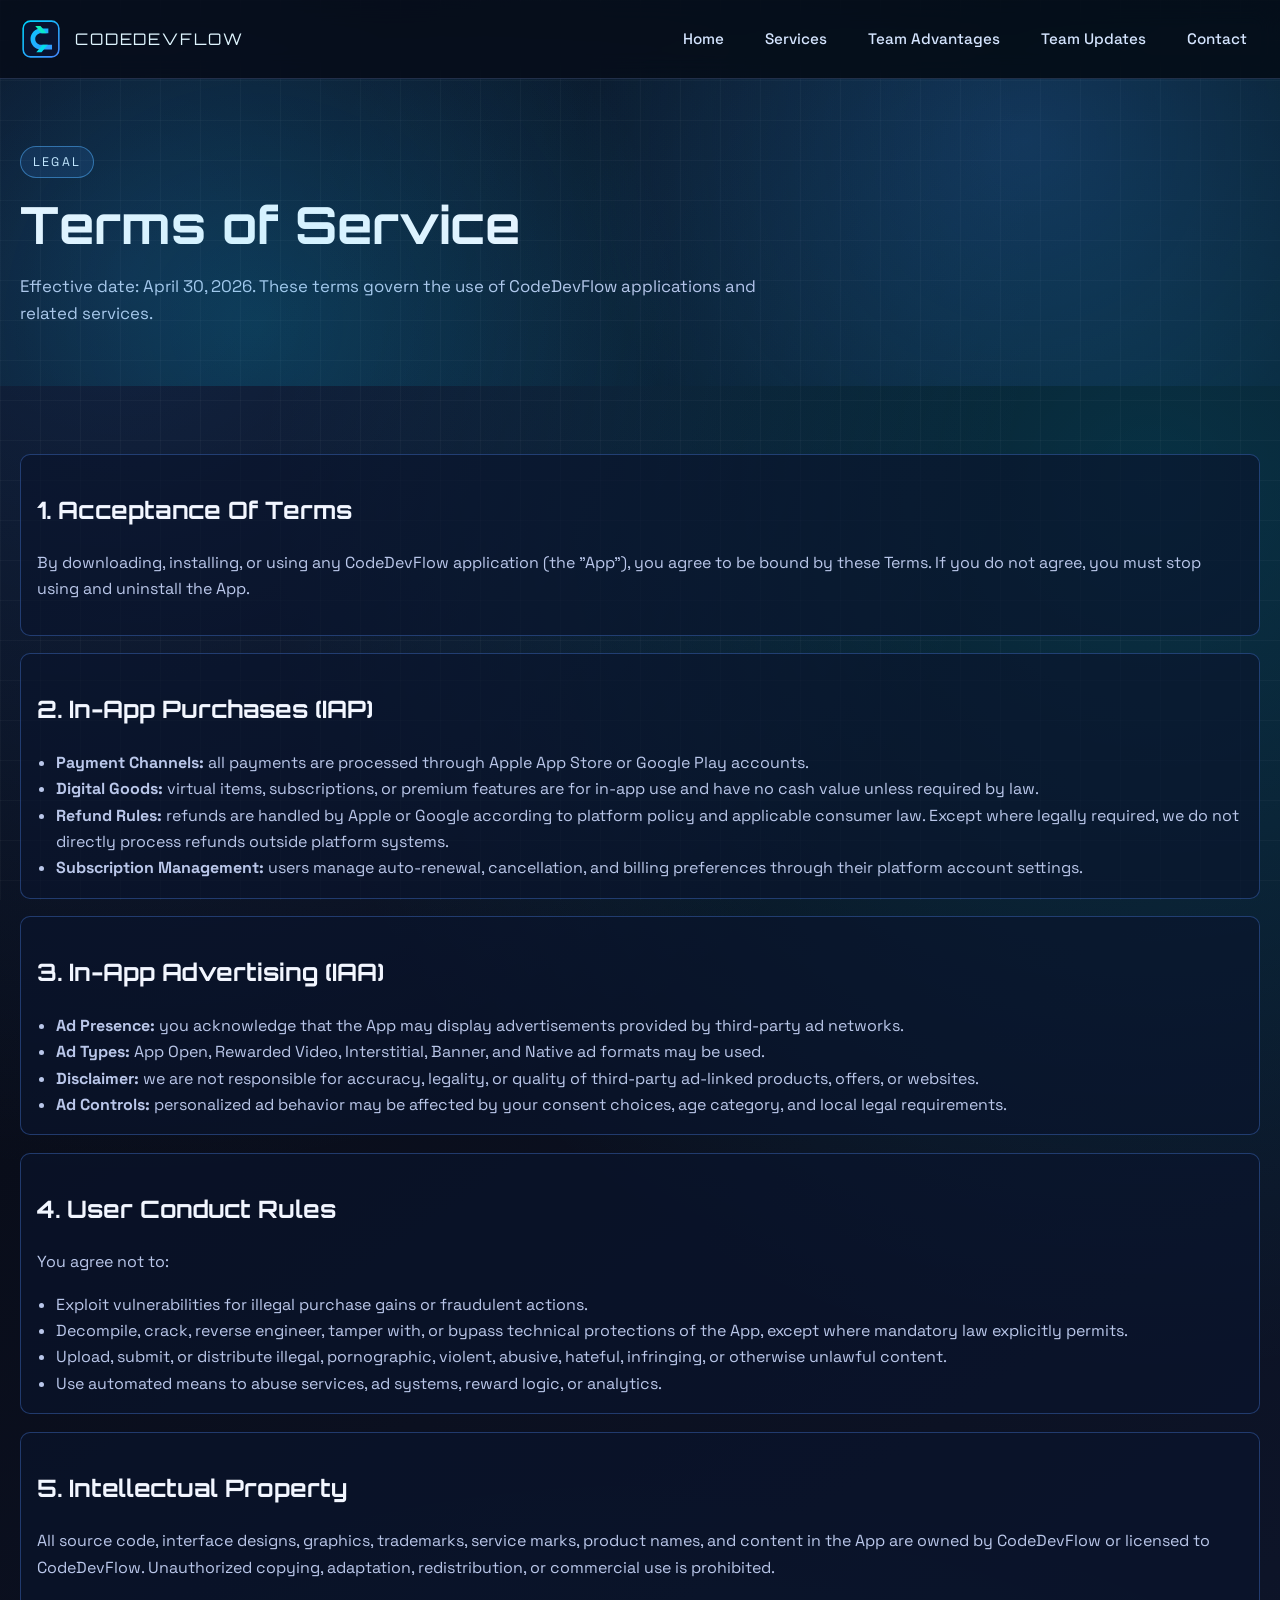
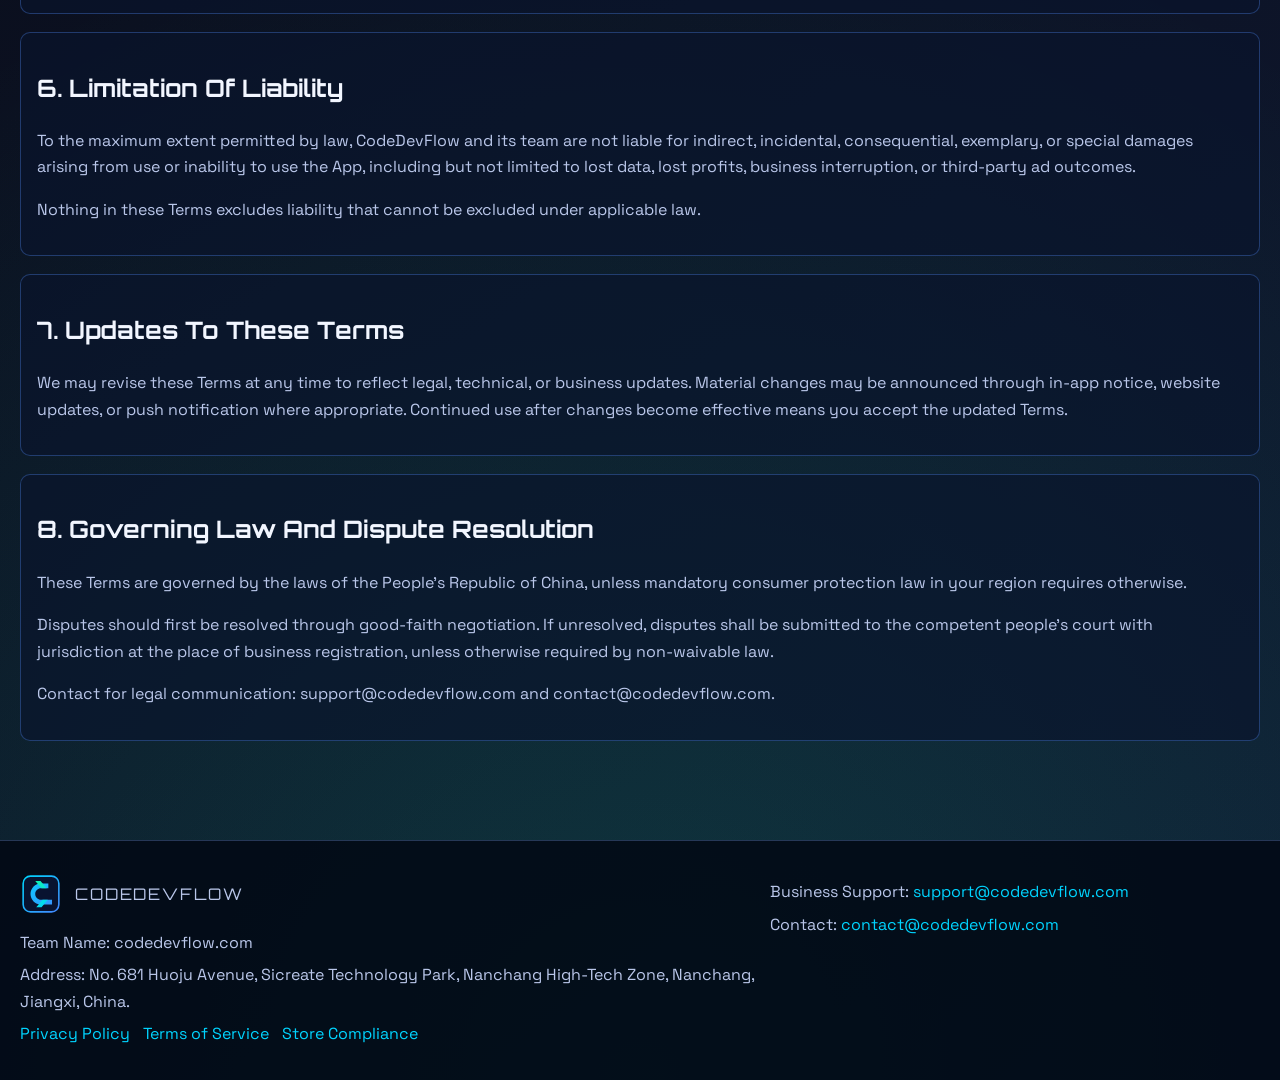
<file: terms-of-service.html>
<!DOCTYPE html>
<html lang="en">
<head>
  <meta charset="UTF-8">
  <meta http-equiv="X-UA-Compatible" content="IE=edge">
  <meta name="viewport" content="width=device-width, initial-scale=1.0">
  <title>Terms of Service | CodeDevFlow</title>
  <meta name="description" content="CodeDevFlow Terms of Service covering app usage, in-app purchases, ad display, IP rights, liabilities, updates, and governing law.">
  <meta name="robots" content="index, follow">
  <link rel="canonical" href="https://codedevflow.com/terms-of-service.html">
  <link rel="preconnect" href="https://fonts.googleapis.com">
  <link rel="preconnect" href="https://fonts.gstatic.com" crossorigin>
  <link href="https://fonts.googleapis.com/css2?family=Orbitron:wght@500;700;800&family=Space+Grotesk:wght@400;500;600;700&display=swap" rel="stylesheet">
  <link rel="stylesheet" href="css/style.css">
</head>
<body>
  <header class="site-header">
    <div class="container">
      <a class="brand" href="index.html" aria-label="CodeDevFlow home">
        <img class="brand-logo" src="images/logo.svg" alt="CodeDevFlow logo">
        <p class="brand-name">CODEDEVFLOW</p>
      </a>
      <button class="nav-toggle" aria-label="Open navigation">☰</button>
      <nav class="main-nav" aria-label="Primary">
        <ul>
          <li><a href="index.html">Home</a></li>
          <li><a href="services.html">Services</a></li>
          <li><a href="advantages.html">Team Advantages</a></li>
          <li><a href="updates.html">Team Updates</a></li>
          <li><a href="contact.html">Contact</a></li>
        </ul>
      </nav>
    </div>
  </header>

  <main>
    <section class="page-hero">
      <div class="container">
        <span class="eyebrow">Legal</span>
        <h1>Terms of Service</h1>
        <p>Effective date: April 30, 2026. These terms govern the use of CodeDevFlow applications and related services.</p>
      </div>
    </section>

    <section>
      <div class="container policy-wrap">
        <article class="policy-section reveal">
          <h2>1. Acceptance Of Terms</h2>
          <p>
            By downloading, installing, or using any CodeDevFlow application (the "App"), you agree to be bound by these Terms.
            If you do not agree, you must stop using and uninstall the App.
          </p>
        </article>

        <article class="policy-section reveal">
          <h2>2. In-App Purchases (IAP)</h2>
          <ul>
            <li><strong>Payment Channels:</strong> all payments are processed through Apple App Store or Google Play accounts.</li>
            <li><strong>Digital Goods:</strong> virtual items, subscriptions, or premium features are for in-app use and have no cash value unless required by law.</li>
            <li><strong>Refund Rules:</strong> refunds are handled by Apple or Google according to platform policy and applicable consumer law. Except where legally required, we do not directly process refunds outside platform systems.</li>
            <li><strong>Subscription Management:</strong> users manage auto-renewal, cancellation, and billing preferences through their platform account settings.</li>
          </ul>
        </article>

        <article class="policy-section reveal">
          <h2>3. In-App Advertising (IAA)</h2>
          <ul>
            <li><strong>Ad Presence:</strong> you acknowledge that the App may display advertisements provided by third-party ad networks.</li>
            <li><strong>Ad Types:</strong> App Open, Rewarded Video, Interstitial, Banner, and Native ad formats may be used.</li>
            <li><strong>Disclaimer:</strong> we are not responsible for accuracy, legality, or quality of third-party ad-linked products, offers, or websites.</li>
            <li><strong>Ad Controls:</strong> personalized ad behavior may be affected by your consent choices, age category, and local legal requirements.</li>
          </ul>
        </article>

        <article class="policy-section reveal">
          <h2>4. User Conduct Rules</h2>
          <p>You agree not to:</p>
          <ul>
            <li>Exploit vulnerabilities for illegal purchase gains or fraudulent actions.</li>
            <li>Decompile, crack, reverse engineer, tamper with, or bypass technical protections of the App, except where mandatory law explicitly permits.</li>
            <li>Upload, submit, or distribute illegal, pornographic, violent, abusive, hateful, infringing, or otherwise unlawful content.</li>
            <li>Use automated means to abuse services, ad systems, reward logic, or analytics.</li>
          </ul>
        </article>

        <article class="policy-section reveal">
          <h2>5. Intellectual Property</h2>
          <p>
            All source code, interface designs, graphics, trademarks, service marks, product names, and content in the App are owned by CodeDevFlow
            or licensed to CodeDevFlow. Unauthorized copying, adaptation, redistribution, or commercial use is prohibited.
          </p>
        </article>

        <article class="policy-section reveal">
          <h2>6. Limitation Of Liability</h2>
          <p>
            To the maximum extent permitted by law, CodeDevFlow and its team are not liable for indirect, incidental, consequential,
            exemplary, or special damages arising from use or inability to use the App, including but not limited to lost data,
            lost profits, business interruption, or third-party ad outcomes.
          </p>
          <p>
            Nothing in these Terms excludes liability that cannot be excluded under applicable law.
          </p>
        </article>

        <article class="policy-section reveal">
          <h2>7. Updates To These Terms</h2>
          <p>
            We may revise these Terms at any time to reflect legal, technical, or business updates.
            Material changes may be announced through in-app notice, website updates, or push notification where appropriate.
            Continued use after changes become effective means you accept the updated Terms.
          </p>
        </article>

        <article class="policy-section reveal">
          <h2>8. Governing Law And Dispute Resolution</h2>
          <p>
            These Terms are governed by the laws of the People's Republic of China, unless mandatory consumer protection law in your region requires otherwise.
          </p>
          <p>
            Disputes should first be resolved through good-faith negotiation. If unresolved, disputes shall be submitted to
            the competent people's court with jurisdiction at the place of business registration, unless otherwise required by non-waivable law.
          </p>
          <p>
            Contact for legal communication: support@codedevflow.com and contact@codedevflow.com.
          </p>
        </article>
      </div>
    </section>
  </main>

  <footer class="site-footer">
    <div class="container footer-inner">
      <div class="footer-brand">
        <a class="brand" href="index.html">
          <img class="brand-logo" src="images/logo.svg" alt="CodeDevFlow logo">
          <p class="brand-name">CODEDEVFLOW</p>
        </a>
        <p>Team Name: codedevflow.com</p>
        <p>Address: No. 681 Huoju Avenue, Sicreate Technology Park, Nanchang High-Tech Zone, Nanchang, Jiangxi, China.</p>
        <div class="foot-links">
          <a href="privacy-policy.html">Privacy Policy</a>
          <a href="terms-of-service.html">Terms of Service</a>
          <a href="compliance.html">Store Compliance</a>
        </div>
      </div>
      <div class="footer-meta">
        <p>Business Support: <a href="mailto:support@codedevflow.com">support@codedevflow.com</a></p>
        <p>Contact: <a href="mailto:contact@codedevflow.com">contact@codedevflow.com</a></p>
      </div>
    </div>
  </footer>

  <script src="js/main.js" defer></script>
</body>
</html>
</file>
<file: css/style.css>
:root {
  --bg-0: #05070d;
  --bg-1: #0b1020;
  --bg-2: #101a34;
  --panel: rgba(13, 20, 40, 0.74);
  --panel-border: rgba(92, 131, 255, 0.38);
  --text-0: #f2f6ff;
  --text-1: #bac7ea;
  --text-2: #8fa0cc;
  --accent-0: #00d4ff;
  --accent-1: #3f8cff;
  --accent-2: #12f5a6;
  --danger: #ff5f7a;
  --shadow-0: 0 20px 60px rgba(0, 22, 88, 0.45);
  --glow: 0 0 20px rgba(0, 212, 255, 0.35);
  --radius-lg: 20px;
  --radius-md: 14px;
  --radius-sm: 10px;
  --max-width: 1240px;
}

* {
  box-sizing: border-box;
}

html,
body {
  margin: 0;
  padding: 0;
  scroll-behavior: smooth;
}

body {
  font-family: "Space Grotesk", "Segoe UI", sans-serif;
  color: var(--text-0);
  background: radial-gradient(circle at 10% 10%, rgba(63, 140, 255, 0.2), transparent 34%),
    radial-gradient(circle at 90% 18%, rgba(0, 212, 255, 0.18), transparent 36%),
    radial-gradient(circle at 50% 100%, rgba(18, 245, 166, 0.14), transparent 44%),
    linear-gradient(145deg, var(--bg-0), var(--bg-1) 48%, var(--bg-2));
  min-height: 100vh;
  line-height: 1.65;
  overflow-x: hidden;
}

body::before {
  content: "";
  position: fixed;
  inset: 0;
  pointer-events: none;
  background-image: linear-gradient(rgba(255, 255, 255, 0.03) 1px, transparent 1px),
    linear-gradient(90deg, rgba(255, 255, 255, 0.03) 1px, transparent 1px);
  background-size: 40px 40px;
  z-index: -2;
}

a {
  color: var(--accent-0);
  text-decoration: none;
}

a:hover {
  color: var(--accent-2);
}

img {
  max-width: 100%;
  display: block;
}

.container {
  width: min(var(--max-width), calc(100% - 2.4rem));
  margin: 0 auto;
}

.site-header {
  position: sticky;
  top: 0;
  z-index: 30;
  backdrop-filter: blur(12px);
  background: rgba(5, 10, 22, 0.72);
  border-bottom: 1px solid rgba(144, 177, 255, 0.2);
}

.site-header .container {
  display: flex;
  align-items: center;
  justify-content: space-between;
  min-height: 78px;
  gap: 1rem;
}

.brand {
  display: inline-flex;
  align-items: center;
  gap: 0.8rem;
}

.brand-logo {
  width: 42px;
  height: 42px;
}

.brand-name {
  margin: 0;
  font-family: "Orbitron", sans-serif;
  font-size: 1rem;
  letter-spacing: 0.12em;
  color: #dff5ff;
}

.main-nav ul {
  list-style: none;
  margin: 0;
  padding: 0;
  display: flex;
  align-items: center;
  gap: 1rem;
}

.main-nav a {
  color: #d5e5ff;
  font-weight: 500;
  font-size: 0.95rem;
  padding: 0.38rem 0.72rem;
  border-radius: 999px;
  border: 1px solid transparent;
  transition: all 180ms ease;
}

.main-nav a:hover,
.main-nav a.active {
  border-color: rgba(104, 177, 255, 0.46);
  background: rgba(27, 64, 138, 0.35);
  box-shadow: var(--glow);
}

.nav-toggle {
  display: none;
  border: 1px solid rgba(123, 181, 255, 0.5);
  background: rgba(0, 212, 255, 0.08);
  color: var(--text-0);
  border-radius: 10px;
  width: 42px;
  height: 42px;
}

.hero {
  position: relative;
  overflow: clip;
  padding: 6.4rem 0 4.3rem;
}

.hero-grid {
  display: grid;
  grid-template-columns: 1.15fr 0.85fr;
  align-items: center;
  gap: 2rem;
}

.eyebrow {
  display: inline-block;
  border: 1px solid rgba(89, 175, 255, 0.5);
  padding: 0.3rem 0.74rem;
  border-radius: 999px;
  font-size: 0.78rem;
  text-transform: uppercase;
  letter-spacing: 0.18em;
  color: #cfe8ff;
  background: rgba(63, 140, 255, 0.12);
}

.hero h1,
.page-hero h1 {
  margin: 1rem 0 0.8rem;
  font-family: "Orbitron", sans-serif;
  font-size: clamp(2rem, 4vw, 3.25rem);
  line-height: 1.2;
}

.hero p,
.page-hero p {
  color: var(--text-1);
  font-size: 1.05rem;
  max-width: 68ch;
}

.cta-row {
  margin-top: 1.6rem;
  display: flex;
  flex-wrap: wrap;
  gap: 0.9rem;
}

.btn {
  display: inline-flex;
  align-items: center;
  justify-content: center;
  gap: 0.55rem;
  border: 1px solid transparent;
  border-radius: 999px;
  padding: 0.68rem 1.2rem;
  font-weight: 600;
  letter-spacing: 0.01em;
  transition: transform 180ms ease, box-shadow 180ms ease, border-color 180ms ease;
}

.btn:hover {
  transform: translateY(-2px);
}

.btn-primary {
  background: linear-gradient(120deg, var(--accent-0), var(--accent-1));
  color: #031126;
  box-shadow: 0 10px 30px rgba(0, 192, 255, 0.4);
}

.btn-primary:hover {
  color: #031126;
}

.btn-secondary {
  border-color: rgba(99, 170, 255, 0.54);
  color: #d4e8ff;
  background: rgba(14, 31, 65, 0.5);
}

.hero-visual {
  position: relative;
  min-height: 360px;
  border-radius: var(--radius-lg);
  border: 1px solid rgba(114, 156, 255, 0.34);
  background: linear-gradient(150deg, rgba(6, 12, 30, 0.8), rgba(14, 27, 62, 0.5)), url("../images/hero-bg.png") center/cover no-repeat;
  box-shadow: var(--shadow-0);
  overflow: hidden;
}

.hero-visual::before {
  content: "";
  position: absolute;
  inset: -30%;
  background: conic-gradient(from 20deg, rgba(18, 245, 166, 0) 0deg, rgba(18, 245, 166, 0.2) 120deg, rgba(63, 140, 255, 0.16) 230deg, rgba(18, 245, 166, 0) 360deg);
  animation: rotateGlow 16s linear infinite;
}

.hero-card {
  position: absolute;
  right: 1.2rem;
  left: 1.2rem;
  bottom: 1.2rem;
  border: 1px solid rgba(120, 170, 255, 0.36);
  border-radius: var(--radius-md);
  background: rgba(8, 16, 33, 0.84);
  padding: 1rem;
  backdrop-filter: blur(8px);
}

.hero-card h3 {
  margin: 0 0 0.5rem;
  font-size: 1rem;
}

.hero-card p {
  margin: 0;
  font-size: 0.92rem;
  color: var(--text-1);
}

main section {
  padding: 4.2rem 0;
}

.section-title {
  max-width: 72ch;
  margin-bottom: 1.8rem;
}

.section-title h2 {
  margin: 0.4rem 0 0.7rem;
  font-family: "Orbitron", sans-serif;
  font-size: clamp(1.6rem, 3vw, 2.4rem);
}

.section-title p {
  margin: 0;
  color: var(--text-1);
}

.grid {
  display: grid;
  gap: 1rem;
}

.grid.cols-3 {
  grid-template-columns: repeat(3, minmax(0, 1fr));
}

.grid.cols-2 {
  grid-template-columns: repeat(2, minmax(0, 1fr));
}

.card {
  background: var(--panel);
  border: 1px solid var(--panel-border);
  border-radius: var(--radius-md);
  padding: 1.2rem;
  box-shadow: var(--shadow-0);
  position: relative;
  overflow: hidden;
}

.card::after {
  content: "";
  position: absolute;
  inset: auto -40% -65% auto;
  width: 220px;
  height: 220px;
  border-radius: 50%;
  background: radial-gradient(circle, rgba(0, 212, 255, 0.22), rgba(0, 212, 255, 0));
  pointer-events: none;
}

.card h3 {
  margin-top: 0;
  font-size: 1.06rem;
  font-family: "Orbitron", sans-serif;
}

.card p,
.card li {
  color: var(--text-1);
}

.icon {
  width: 34px;
  height: 34px;
}

.kpi-grid {
  display: grid;
  grid-template-columns: repeat(4, minmax(0, 1fr));
  gap: 1rem;
}

.kpi {
  padding: 1.2rem;
  text-align: center;
  border-radius: var(--radius-md);
  border: 1px solid rgba(92, 141, 255, 0.38);
  background: rgba(10, 20, 43, 0.84);
}

.kpi strong {
  display: block;
  font-size: 1.8rem;
  font-family: "Orbitron", sans-serif;
  color: #ddf3ff;
}

.kpi span {
  color: var(--text-2);
  font-size: 0.93rem;
}

.timeline {
  border-left: 2px solid rgba(102, 170, 255, 0.35);
  padding-left: 1rem;
  display: grid;
  gap: 1rem;
}

.timeline-item {
  background: rgba(9, 18, 37, 0.62);
  border: 1px solid rgba(88, 143, 255, 0.36);
  border-radius: var(--radius-sm);
  padding: 0.9rem;
}

.timeline-item h3 {
  margin: 0 0 0.4rem;
}

.page-hero {
  padding: 4.2rem 0 2.6rem;
  position: relative;
  overflow: hidden;
}

.page-hero::before {
  content: "";
  position: absolute;
  inset: 0;
  background: radial-gradient(circle at 80% 20%, rgba(63, 140, 255, 0.22), transparent 42%),
    radial-gradient(circle at 20% 80%, rgba(0, 212, 255, 0.16), transparent 40%);
  pointer-events: none;
}

.page-hero.media-hero {
  border-top: 1px solid rgba(105, 157, 255, 0.24);
  border-bottom: 1px solid rgba(105, 157, 255, 0.24);
  background: linear-gradient(150deg, rgba(4, 8, 18, 0.75), rgba(11, 21, 44, 0.72)),
    var(--hero-media) center/cover no-repeat;
}

.page-hero.media-hero .container {
  position: relative;
  z-index: 1;
}

.page-hero.media-hero::after {
  content: "";
  position: absolute;
  width: 340px;
  height: 340px;
  right: -80px;
  bottom: -100px;
  border-radius: 50%;
  background: radial-gradient(circle, rgba(18, 245, 166, 0.28), rgba(18, 245, 166, 0));
  animation: floatPulse 8s ease-in-out infinite;
  pointer-events: none;
}

.feature-list {
  margin: 0;
  padding-left: 1rem;
}

.feature-list li {
  margin-bottom: 0.45rem;
}

.policy-wrap {
  display: grid;
  gap: 1.1rem;
}

.policy-section {
  padding: 1rem;
  border-radius: var(--radius-sm);
  background: rgba(10, 20, 44, 0.66);
  border: 1px solid rgba(84, 144, 255, 0.32);
}

.policy-section h2,
.policy-section h3 {
  font-family: "Orbitron", sans-serif;
}

.policy-section p,
.policy-section li {
  color: var(--text-1);
}

.policy-section ul {
  margin: 0.3rem 0 0;
  padding-left: 1.2rem;
}

.foot-links {
  display: flex;
  flex-wrap: wrap;
  gap: 0.8rem;
}

.site-footer {
  margin-top: 2rem;
  border-top: 1px solid rgba(132, 174, 255, 0.27);
  background: rgba(2, 8, 20, 0.84);
}

.footer-inner {
  padding: 2rem 0;
  display: grid;
  grid-template-columns: 1.2fr 0.8fr;
  gap: 1rem;
}

.footer-brand p,
.footer-meta p {
  color: var(--text-1);
  margin: 0.4rem 0;
}

.footer-meta a {
  word-break: break-word;
}

.reveal {
  opacity: 0;
  transform: translateY(16px);
  transition: opacity 700ms ease, transform 700ms ease;
}

.reveal.show {
  opacity: 1;
  transform: translateY(0);
}

@keyframes rotateGlow {
  from {
    transform: rotate(0deg);
  }

  to {
    transform: rotate(360deg);
  }
}

@keyframes floatPulse {
  0% {
    transform: translateY(0px) scale(1);
    opacity: 0.8;
  }

  50% {
    transform: translateY(-18px) scale(1.08);
    opacity: 1;
  }

  100% {
    transform: translateY(0px) scale(1);
    opacity: 0.8;
  }
}

@media (max-width: 1024px) {
  .hero-grid,
  .grid.cols-3,
  .grid.cols-2,
  .footer-inner {
    grid-template-columns: 1fr;
  }

  .kpi-grid {
    grid-template-columns: repeat(2, minmax(0, 1fr));
  }
}

@media (max-width: 760px) {
  .site-header .container {
    min-height: 68px;
  }

  .main-nav {
    position: absolute;
    top: 68px;
    right: 0.8rem;
    left: 0.8rem;
    background: rgba(6, 11, 26, 0.96);
    border: 1px solid rgba(122, 171, 255, 0.35);
    border-radius: var(--radius-sm);
    padding: 0.8rem;
    transform: scaleY(0);
    transform-origin: top;
    opacity: 0;
    pointer-events: none;
    transition: all 220ms ease;
  }

  .main-nav.open {
    transform: scaleY(1);
    opacity: 1;
    pointer-events: auto;
  }

  .main-nav ul {
    flex-direction: column;
    align-items: stretch;
  }

  .nav-toggle {
    display: inline-flex;
    align-items: center;
    justify-content: center;
  }

  .hero {
    padding-top: 4.6rem;
  }

  .kpi-grid {
    grid-template-columns: 1fr;
  }
}
</file>
